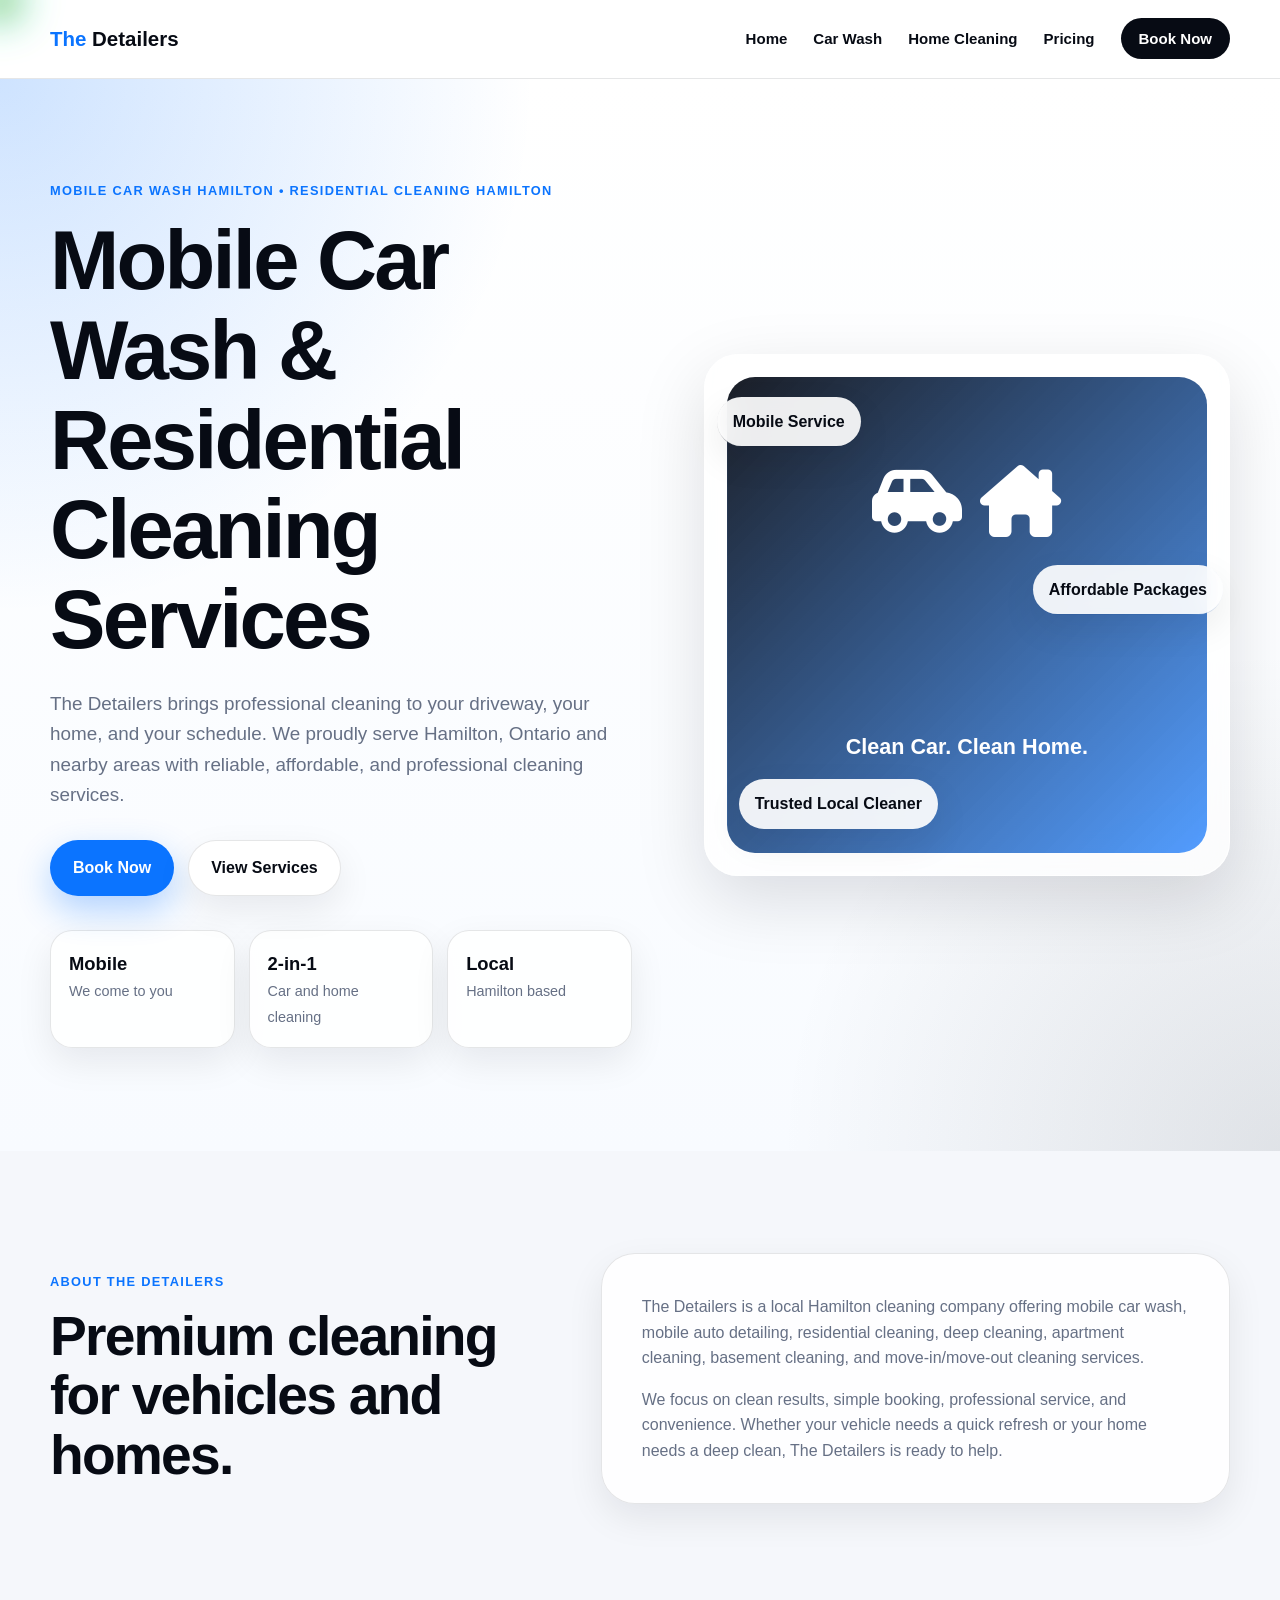
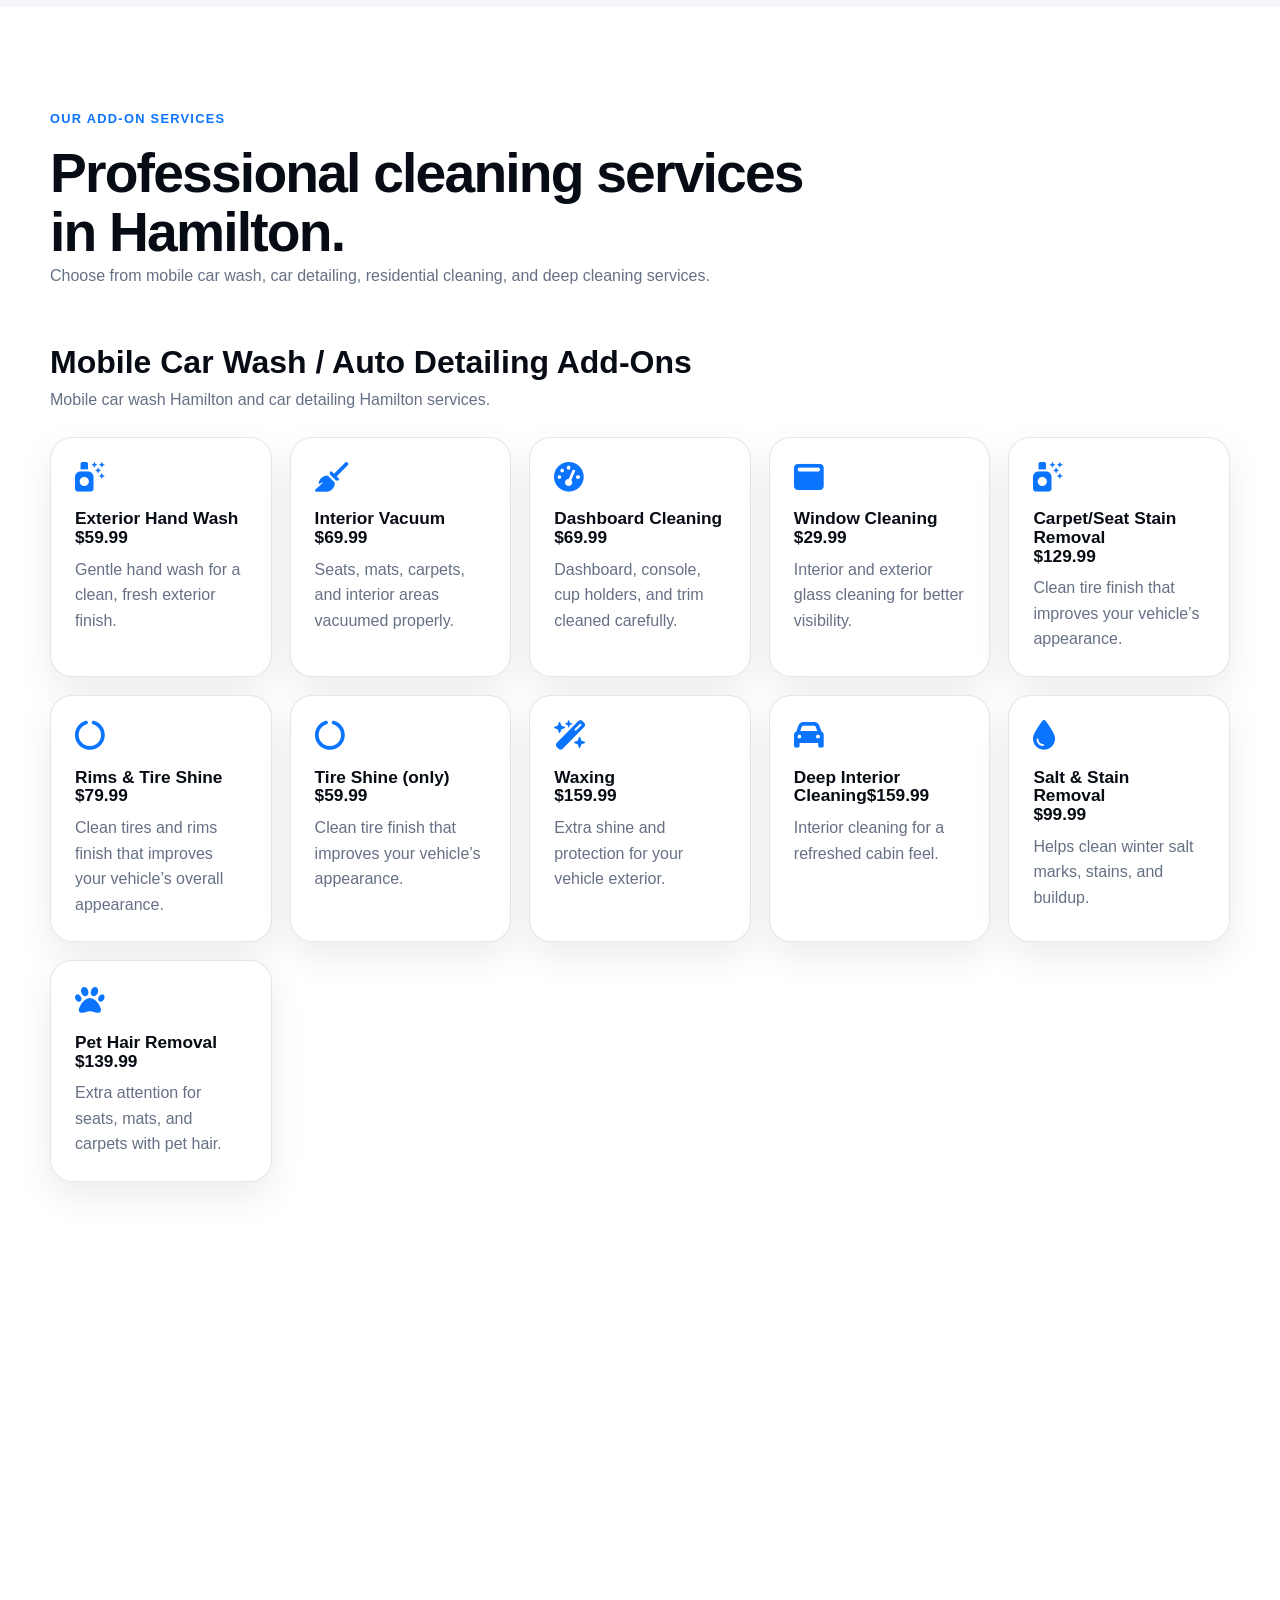
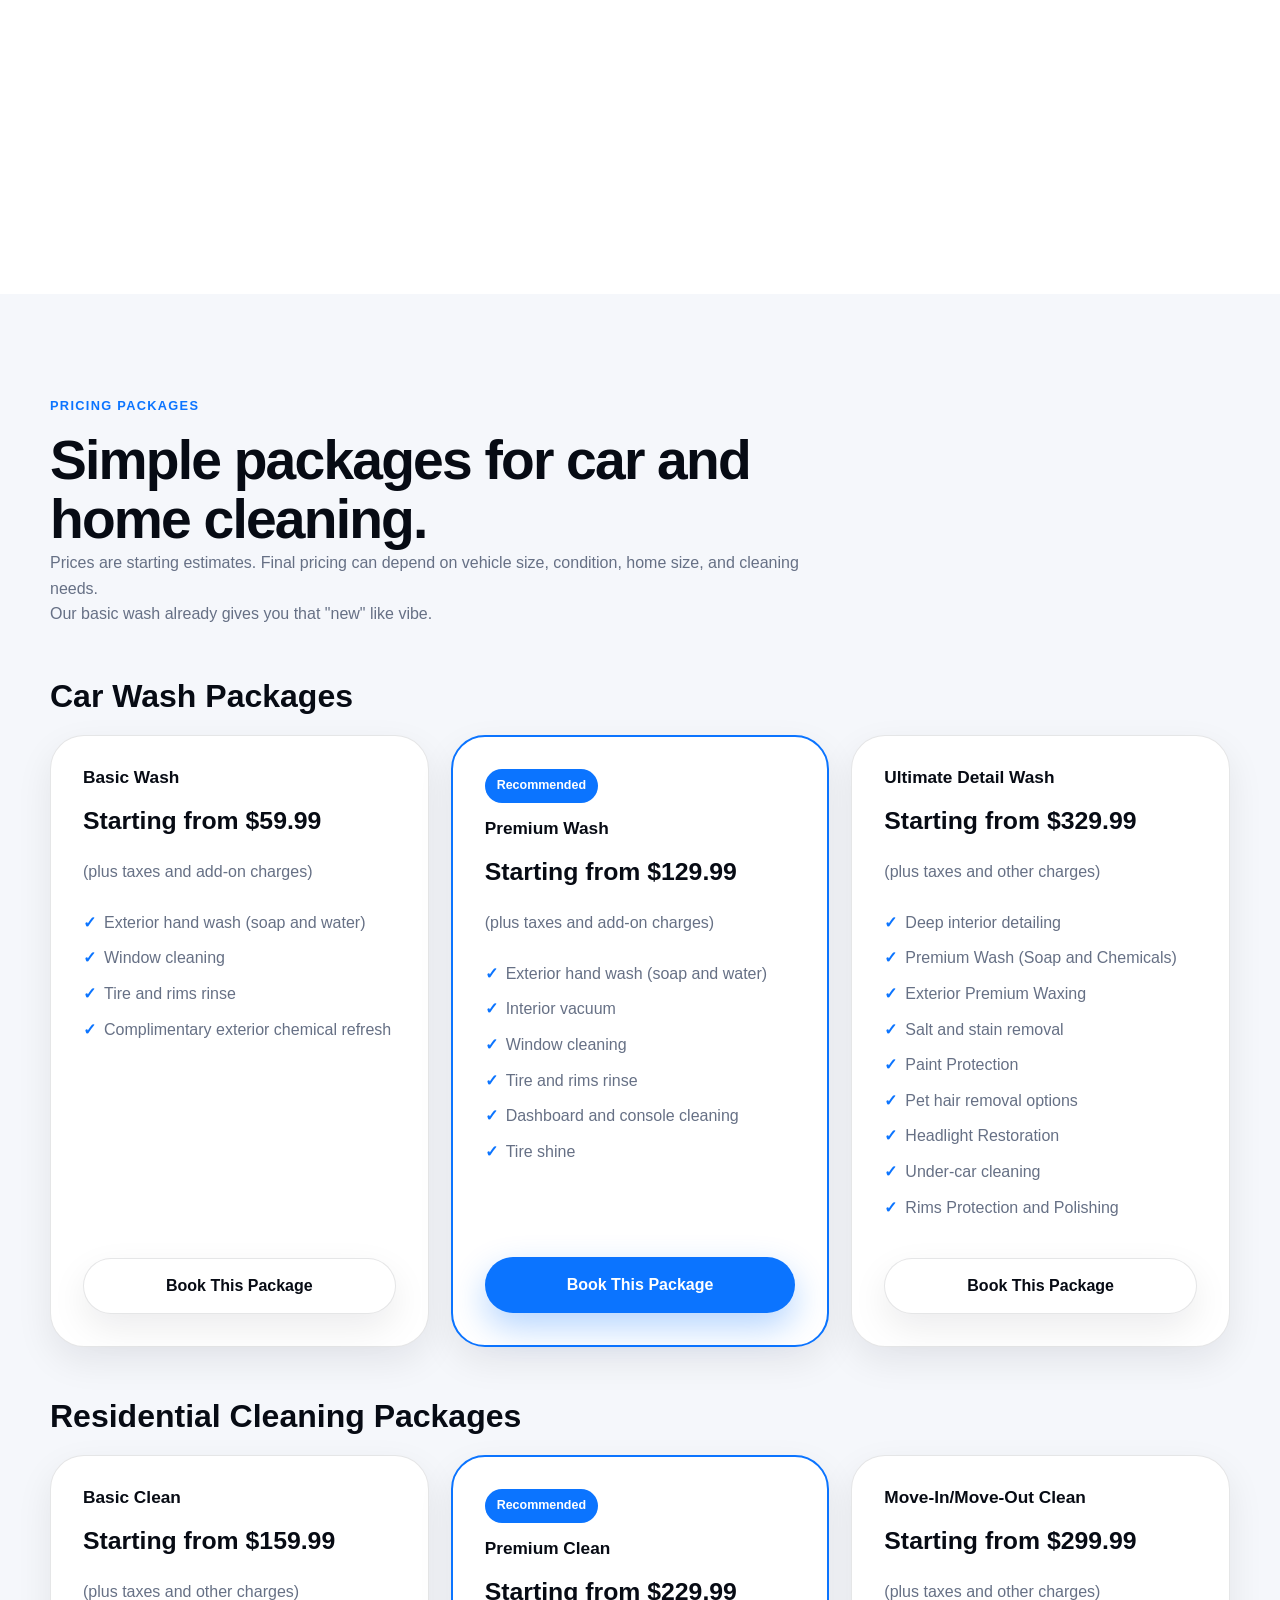
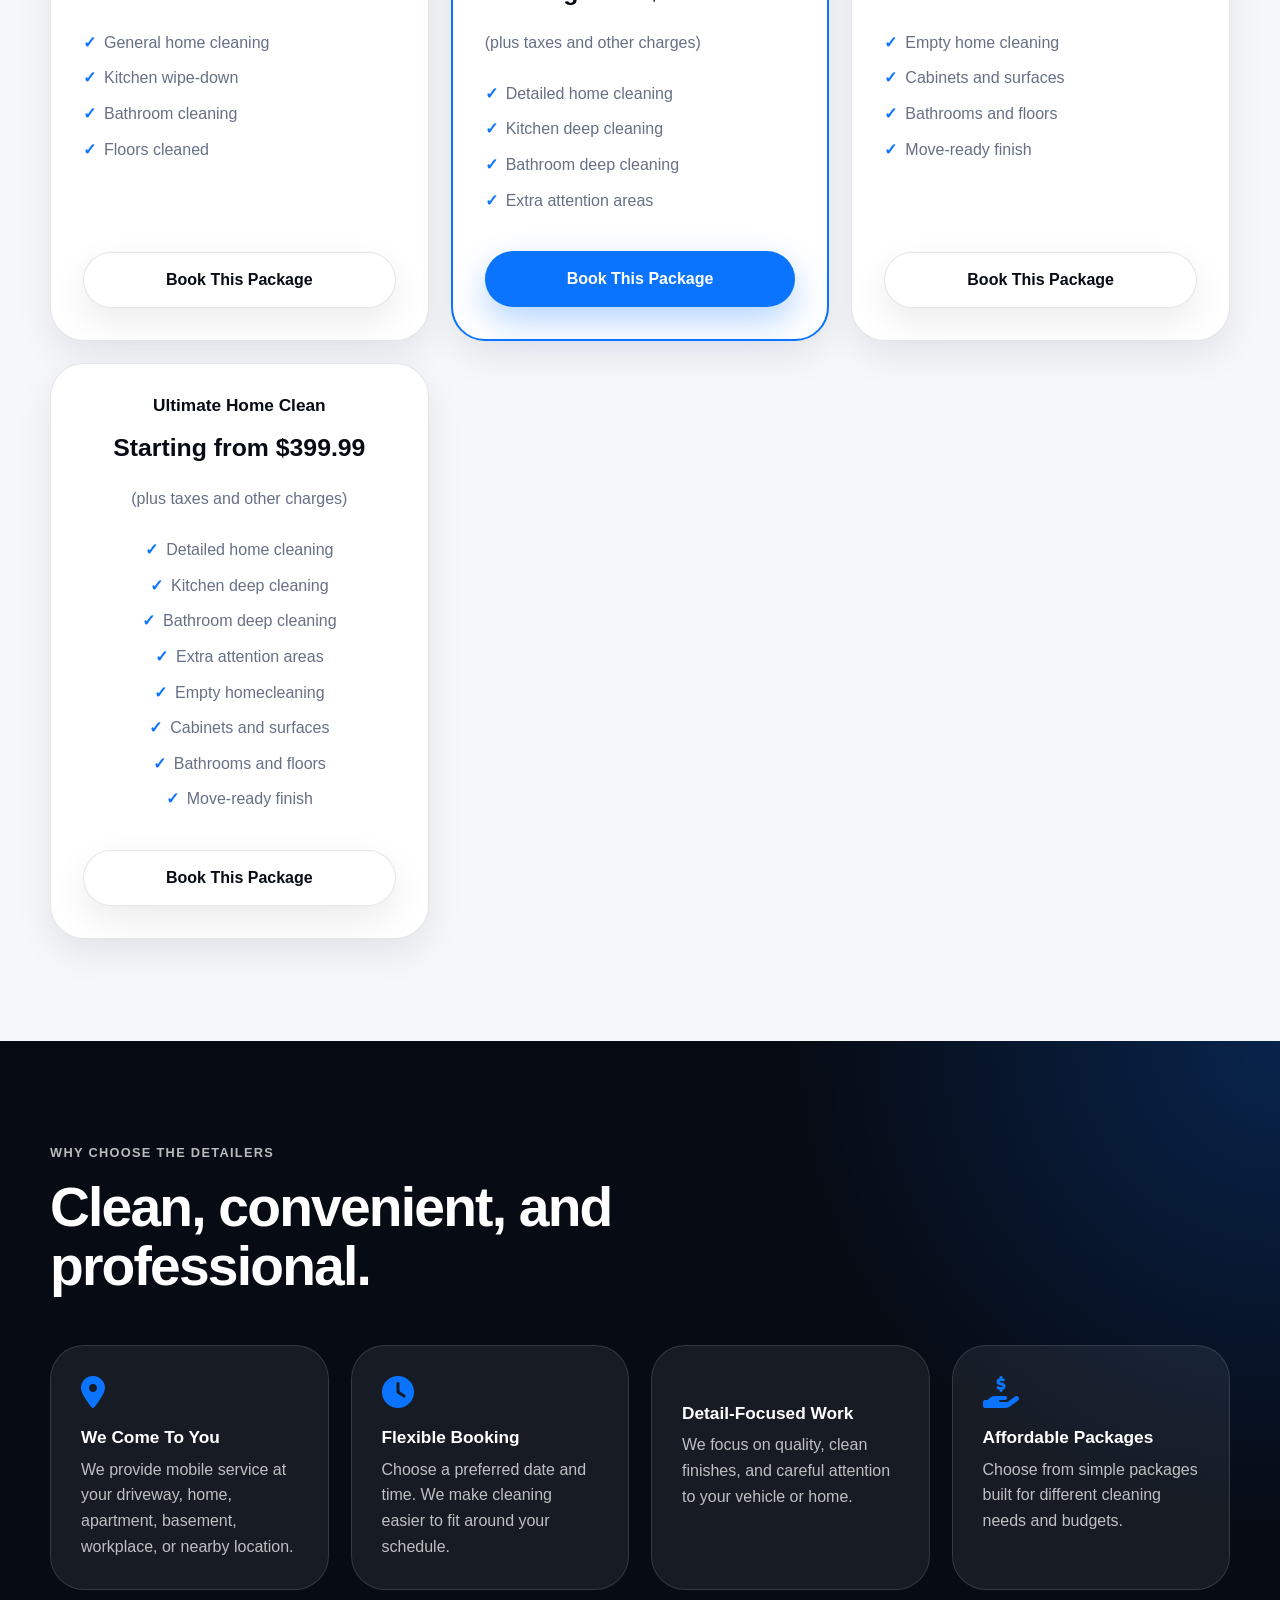
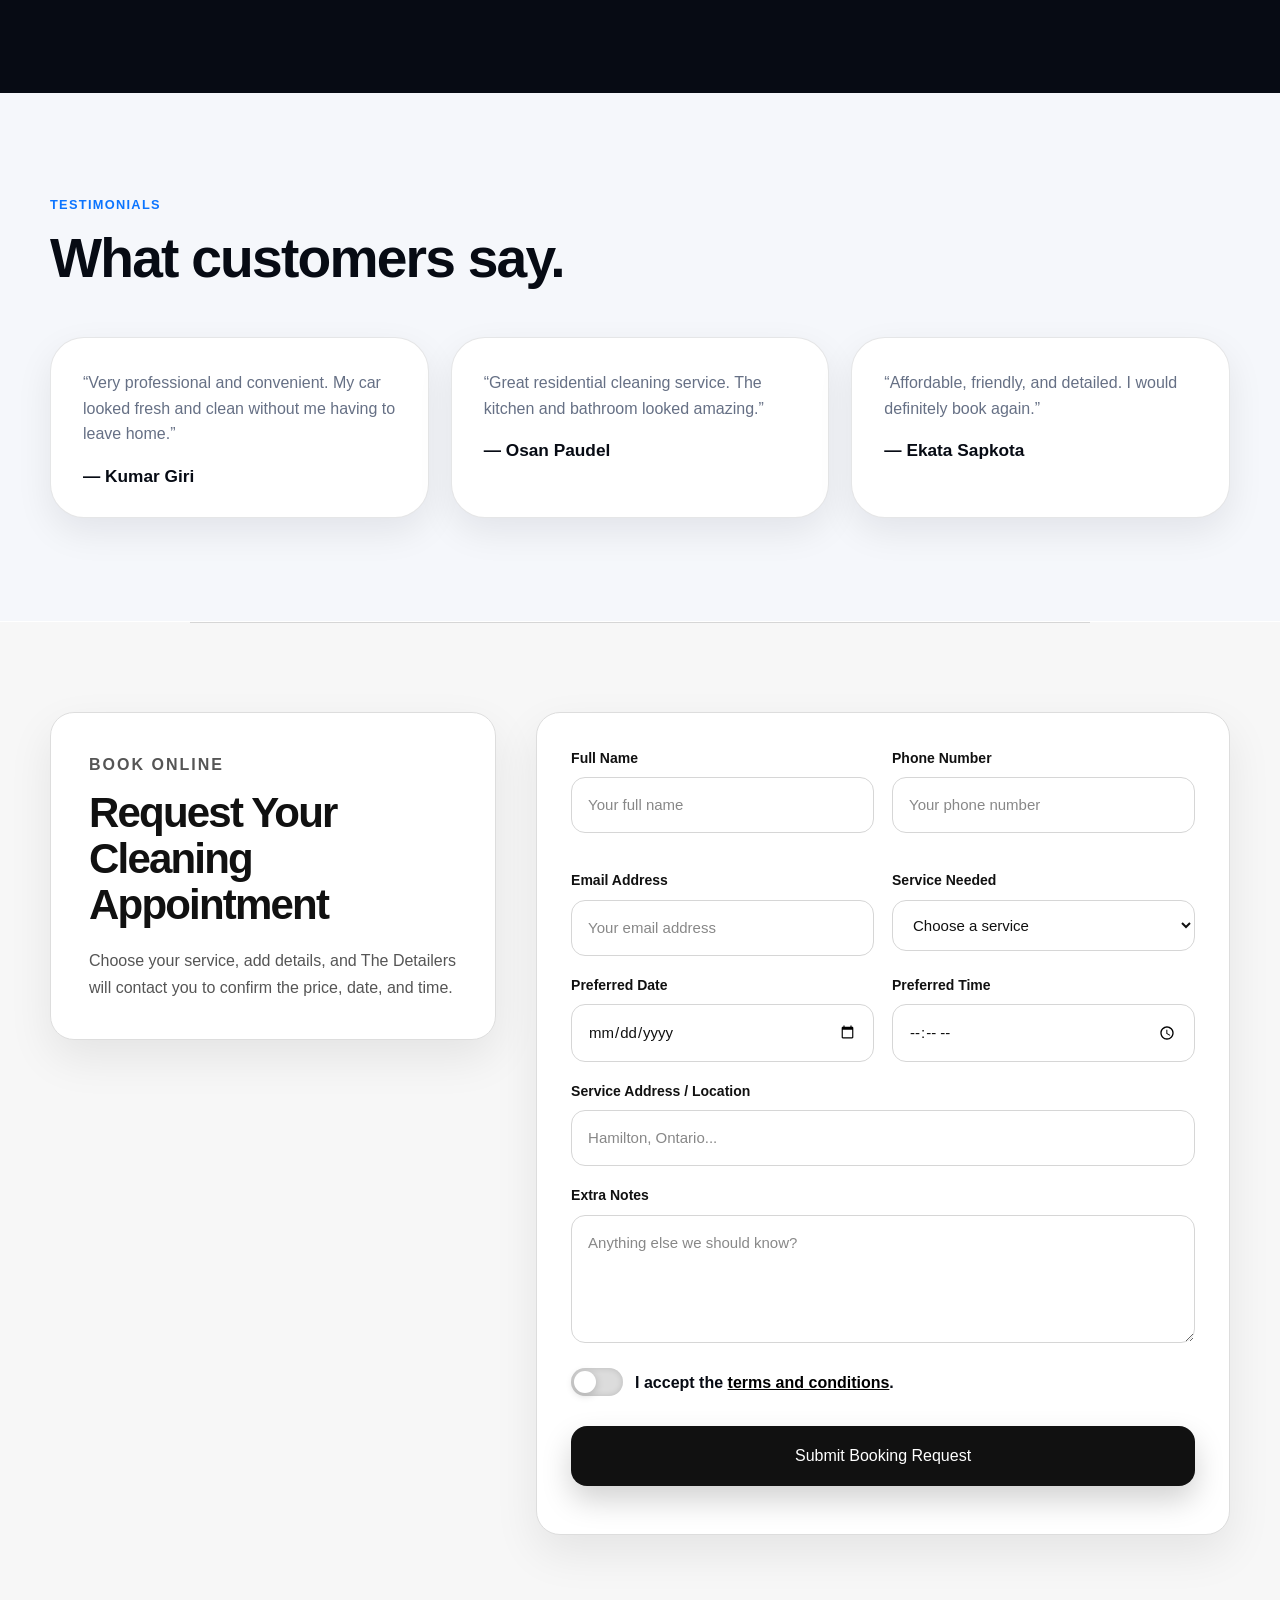
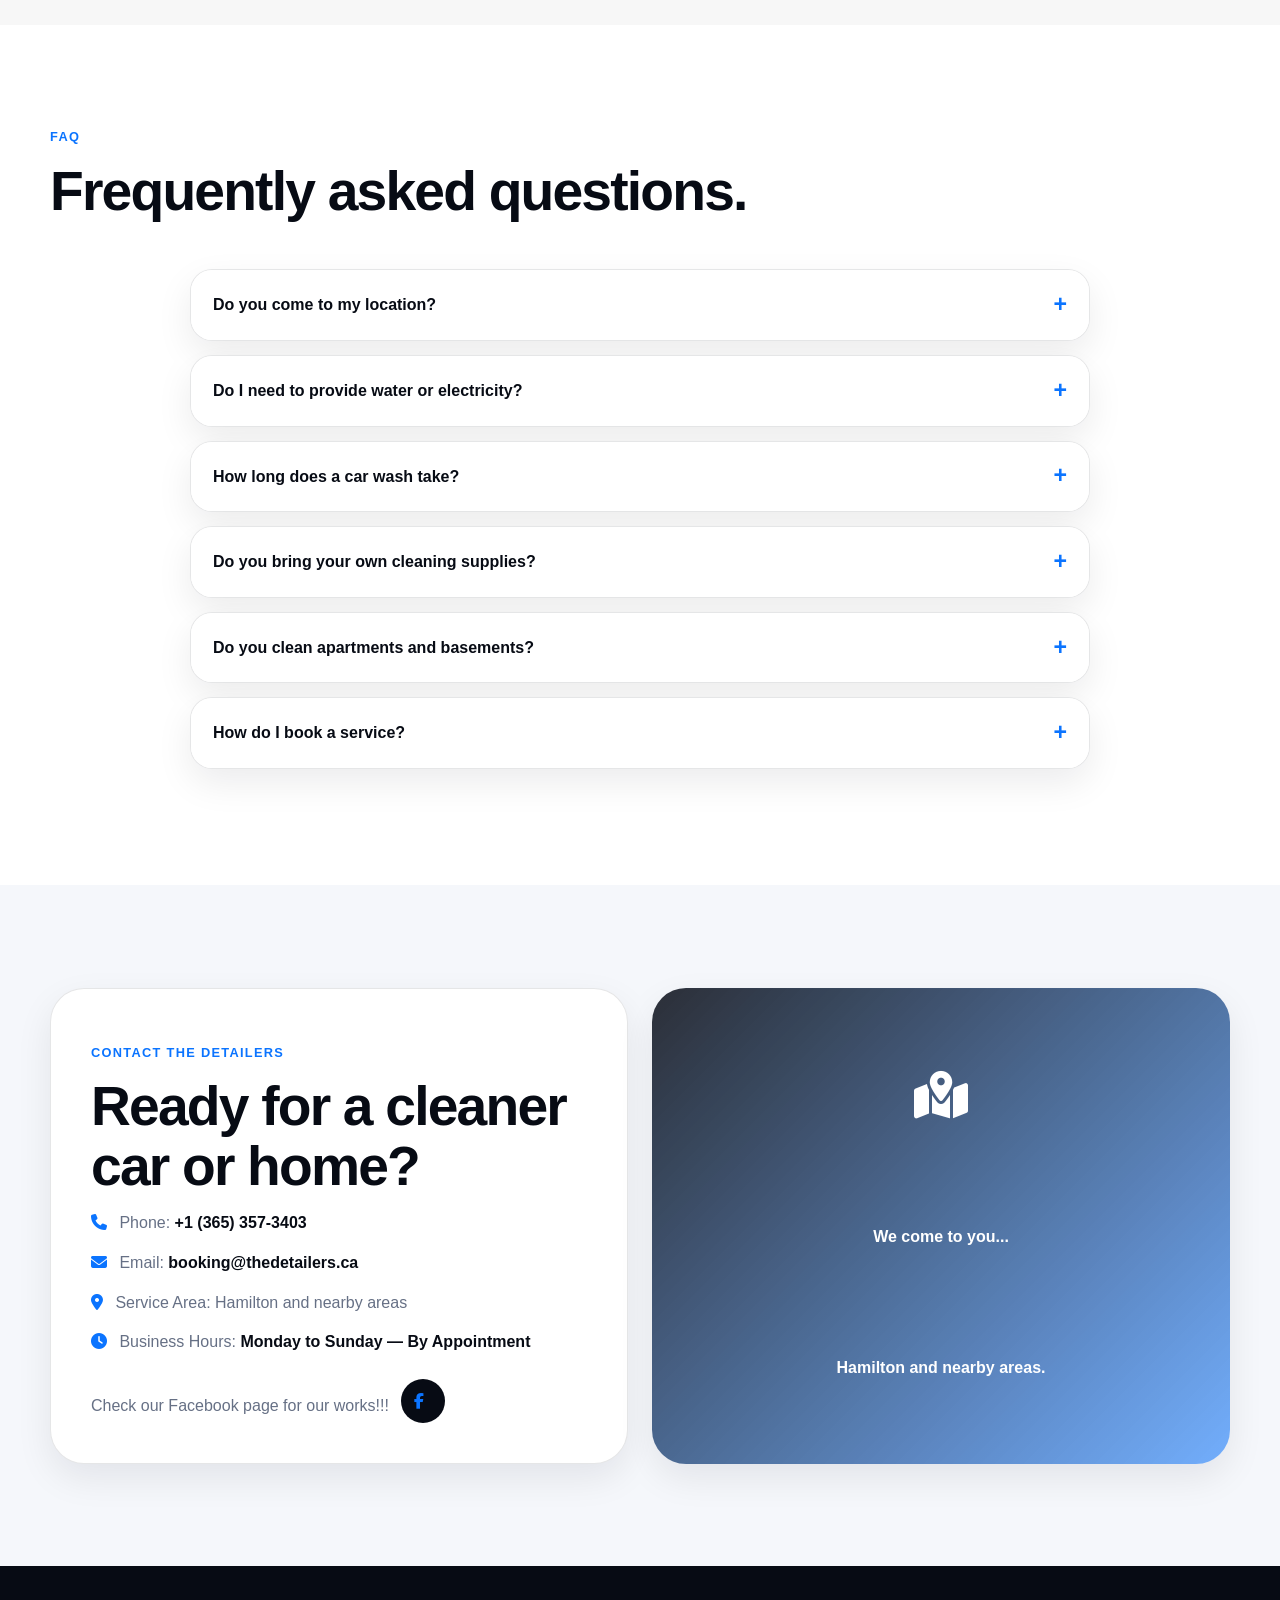
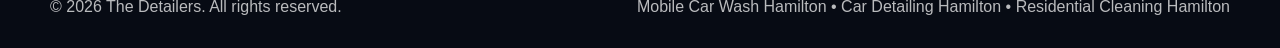
<file: index.html>
<!DOCTYPE html>
<html lang="en">
<head>
  <meta charset="UTF-8" />
  <meta name="viewport" content="width=device-width, initial-scale=1.0" />

  <title>The Detailers | Mobile Car Wash & Residential Cleaning Services</title>
<link rel="icon" type="image/png" sizes="32x32" href="./detailers.png">
<link rel="icon" type="image/png" sizes="48x48" href="./detailers.png">
<link rel="apple-touch-icon" sizes="180x180" href="./detailers.png">
  <meta
    name="description"
    content="The Detailers provides mobile car wash Hamilton, car detailing Hamilton, residential cleaning Hamilton, home cleaning services, mobile auto detailing, deep cleaning services, and professional cleaning services."
  />

  <meta 
  name="description" 
  content="The Detailers provides mobile auto detailing, car wash, and residential cleaning services in Hamilton, Ontario and nearby areas. Book auto detailing, deep cleaning, apartment cleaning, basement cleaning, and move-in/move-out cleaning."
>

<meta name="robots" content="index, follow">
<meta name="author" content="The Detailers">
<meta name="language" content="English">
<link rel="canonical" href="https://thedetailers.ca/">

<!-- Keywords are not powerful anymore, but safe to include lightly -->
<meta 
  name="keywords" 
  content="The Detailers, thedetailers.ca, auto detailing Hamilton, mobile car wash Hamilton, residential cleaning Hamilton, home cleaning services Hamilton, deep cleaning Hamilton, move out cleaning Hamilton"
>

<!-- Open Graph / Facebook / Social Preview -->
<meta property="og:type" content="website">
<meta property="og:title" content="The Detailers | Auto Detailing & Residential Cleaning Hamilton">
<meta property="og:description" content="Mobile auto detailing and residential cleaning services in Hamilton and nearby areas. Book The Detailers today.">
<meta property="og:url" content="https://thedetailers.ca/">
<meta property="og:site_name" content="The Detailers">
<meta property="og:image" content="https://thedetailers.ca/images/the-detailers-cover.jpg">

<!-- Twitter / X Preview -->
<meta name="twitter:card" content="summary_large_image">
<meta name="twitter:title" content="The Detailers | Auto Detailing & Residential Cleaning Hamilton">
<meta name="twitter:description" content="Mobile auto detailing and residential cleaning services in Hamilton and nearby areas.">
<meta name="twitter:image" content="https://thedetailers.ca/images/the-detailers-cover.jpg">


  <link rel="stylesheet" href="style.css" />

  <link
    rel="stylesheet"
    href="https://cdnjs.cloudflare.com/ajax/libs/font-awesome/6.5.0/css/all.min.css"
  />
  <!-- Local Business Schema -->
<script type="application/ld+json">
{
  "@context": "https://schema.org",
  "@type": "LocalBusiness",
  "@id": "https://thedetailers.ca/#business",
  "name": "The Detailers",
  "alternateName": "TheDetailers",
  "url": "https://thedetailers.ca/",
  "telephone": "+1-365-357-3403",
  "description": "The Detailers provides mobile auto detailing, mobile car wash, and residential cleaning services in Hamilton, Ontario and nearby areas.",
  "image": "https://thedetailers.ca/images/the-detailers-cover.jpg",
  "logo": "https://thedetailers.ca/images/logo.png",
  "priceRange": "$$",
  "areaServed": [
    {
      "@type": "City",
      "name": "Hamilton"
    },
    {
      "@type": "AdministrativeArea",
      "name": "Ontario"
    }
  ],
  "address": {
    "@type": "PostalAddress",
    "addressLocality": "Hamilton",
    "addressRegion": "ON",
    "addressCountry": "CA"
  },
  "sameAs": [
    "https://www.facebook.com/YOUR-PAGE",
    "https://www.instagram.com/YOUR-PAGE"
  ],
  "hasOfferCatalog": {
    "@type": "OfferCatalog",
    "name": "The Detailers Services",
    "itemListElement": [
      {
        "@type": "Offer",
        "name": "Mobile Auto Detailing",
        "itemOffered": {
          "@type": "Service",
          "name": "Mobile Auto Detailing Hamilton",
          "description": "Interior and exterior mobile auto detailing services in Hamilton."
        }
      },
      {
        "@type": "Offer",
        "name": "Mobile Car Wash",
        "itemOffered": {
          "@type": "Service",
          "name": "Mobile Car Wash Hamilton",
          "description": "Mobile car wash services at your location in Hamilton and nearby areas."
        }
      },
      {
        "@type": "Offer",
        "name": "Residential Cleaning",
        "itemOffered": {
          "@type": "Service",
          "name": "Residential Cleaning Hamilton",
          "description": "Home cleaning, deep cleaning, apartment cleaning, basement cleaning, and move-in/move-out cleaning services."
        }
      }
    ]
  }
}

</script>
<style>

  .td-booking-section {
  position: relative;
  margin-top: 1px;
  padding-top: 1px;
}

.td-booking-section::before {
  content: "";
  position: absolute;
  top: 0;
  left: 50%;
  transform: translateX(-50%);
  width: min(900px, 90%);
  height: 1px;
  background: #d6d6d6;
}
  .td-booking-section {
  padding: 90px 20px;
  background: #f7f7f7;
  color: #111111;
}

.td-booking-container {
  max-width: 1180px;
  margin: 0 auto;
  display: grid;
  grid-template-columns: 0.9fr 1.4fr;
  gap: 40px;
  align-items: start;
}

.td-booking-left,
.td-booking-form {
  border-radius: 24px;
  background: #ffffff;
  border: 1px solid #dddddd;
  box-shadow: 0 18px 45px rgba(0, 0, 0, 0.08);
}

.td-booking-left {
  padding: 38px;
  position: sticky;
  top: 100px;
}

.td-eyebrow {
  color: #111111;
  font-weight: 800;
  letter-spacing: 2px;
  text-transform: uppercase;
  margin-bottom: 12px;
}

.td-booking-left h2 {
  font-size: 42px;
  line-height: 1.1;
  margin-bottom: 18px;
  color: #111111;
}

.td-booking-left p {
  color: #555555;
  line-height: 1.7;
}

.td-booking-form {
  padding: 34px;
}

.td-form-grid {
  display: grid;
  grid-template-columns: 1fr 1fr;
  gap: 18px;
}

.td-field {
  margin-bottom: 18px;
}

.td-field label {
  display: block;
  margin-bottom: 8px;
  color: #111111;
  font-weight: 700;
  font-size: 14px;
}

.td-field input,
.td-field select,
.td-field textarea {
  width: 100%;
  padding: 15px 16px;
  border-radius: 14px;
  border: 1px solid #d6d6d6;
  background: #ffffff;
  color: #111111;
  font-size: 15px;
  outline: none;
  transition: 0.25s ease;
}

.td-field input::placeholder,
.td-field textarea::placeholder {
  color: #888888;
}

.td-field select option {
  background: #ffffff;
  color: #111111;
}

.td-field input:focus,
.td-field select:focus,
.td-field textarea:focus {
  border-color: #111111;
  box-shadow: 0 0 0 4px rgba(0, 0, 0, 0.08);
}

.td-extra-fields {
  display: none;
  padding: 22px;
  margin: 8px 0 22px;
  border-radius: 20px;
  background: #fafafa;
  border: 1px solid #dddddd;
}

.td-extra-fields h3 {
  margin-bottom: 16px;
  color: #111111;
  font-size: 20px;
}

.td-check {
  margin: 18px 0;
  color: #333333;
  font-size: 14px;
}

.td-check input {
  margin-right: 8px;
}

.td-check a {
  color: #111111;
  text-decoration: underline;
}

.td-booking-btn {
  width: 100%;
  padding: 17px 22px;
  border: none;
  border-radius: 16px;
  background: #111111;
  color: #ffffff;
  font-size: 16px;
  font-weight: 900;
  cursor: pointer;
  transition: 0.25s ease;
  box-shadow: 0 14px 30px rgba(0, 0, 0, 0.18);
}

.td-booking-btn:hover {
  background: #000000;
  transform: translateY(-2px);
  box-shadow: 0 18px 38px rgba(0, 0, 0, 0.24);
}

.td-booking-btn:active {
  transform: scale(0.98);
}

.td-form-message {
  margin-top: 14px;
  text-align: center;
  color: #555555;
  font-size: 14px;
}

@media (max-width: 900px) {
  .td-booking-container {
    grid-template-columns: 1fr;
  }

  .td-booking-left {
    position: static;
  }

  .td-booking-left h2 {
    font-size: 32px;
  }
}

@media (max-width: 650px) {
  .td-form-grid {
    grid-template-columns: 1fr;
    gap: 0;
  }

  .td-booking-form,
  .td-booking-left {
    padding: 24px;
  }
}
  .td-extra-fields {
  display: none;
}


  .cursor-ring {
  position: fixed;
  pointer-events: none;
  z-index: 9999;
  transform: translate(-50%, -50%);
  width: 130px;
  height: 130px;
  border: none !important;
  border-radius: 50%;
  background: radial-gradient(
    circle,
    rgba(0, 120, 255, 0.95) 0%,
    rgba(0, 120, 255, 0.75) 22%,
    rgba(255, 49, 49, 0.70) 52%,
    rgba(255, 49, 49, 0.35) 75%,
    transparent 100%
  );
  filter: blur(18px) saturate(180%);
  opacity: 0.95;
  mix-blend-mode: exclusion;
  transition:
    width 0.25s ease,
    height 0.25s ease,
    filter 0.25s ease,
    opacity 0.25s ease;
}

.cursor-ring.hover {
  width: 165px;
  height: 165px;
  filter: blur(22px) saturate(220%);
  opacity: 1;
}





  .terms-row {
  display: flex;
  align-items: center;
  gap: 12px;
  margin: 16px 0 22px;
  flex-wrap: wrap;
}

.terms-text {
  font-size: 16px;
  font-weight: 600;
  color: #111;
  margin: 0;
}

.terms-text a {
  color: #000;
  text-decoration: underline;
}

/* Toggle */
.toggle-switch {
  position: relative;
  display: inline-block;
  width: 52px;
  height: 28px;
  flex-shrink: 0;
}

.toggle-switch input {
  opacity: 0;
  width: 0;
  height: 0;
}

.slider {
  position: absolute;
  inset: 0;
  cursor: pointer;
  background: #dcdcdc;
  border-radius: 50px;
  transition: 0.35s ease;
  box-shadow: inset 0 0 6px rgba(0,0,0,0.15);
}

.slider::before {
  content: "";
  position: absolute;
  height: 22px;
  width: 22px;
  left: 3px;
  top: 3px;
  background: white;
  border-radius: 50%;
  transition: 0.35s ease;
  box-shadow: 0 2px 8px rgba(0,0,0,0.2);
}

.toggle-switch input:checked + .slider {
  background: linear-gradient(135deg, #0b74ff, #ff2a2a);
}

.toggle-switch input:checked + .slider::before {
  transform: translateX(24px);
}

.toggle-switch input:focus + .slider {
  box-shadow: 0 0 0 4px rgba(11,116,255,0.15);
}
</style>
</head>

<body>
 
  <div class="cursor-ring"></div>

  <!-- Navbar -->
  <header class="header">
    <nav class="nav container">
      <a href="#home" class="logo">
        <span>The</span> Detailers
      </a>

      <button class="menu-btn" aria-label="Open navigation menu">
        <span></span>
        <span></span>
        <span></span>
      </button>

      <ul class="nav-menu">
        <li><a href="#home">Home</a></li>
        <li><a href="#carwash">Car Wash</a></li>
        <li><a href="#cleaning">Home Cleaning</a></li>
        <li><a href="#pricing">Pricing</a></li>
        <!--<li><a href="#gallery">Gallery</a></li>!-->
        <li><a href="#booking" class="nav-cta">Book Now</a></li>
      </ul>
    </nav>
  
  </header>

  <main>
    <!-- Hero -->
    <section id="home" class="hero section">
      <div class="container hero-grid">
        <div class="hero-content reveal">
          <p class="eyebrow">Mobile Car Wash Hamilton • Residential Cleaning Hamilton</p>

          <h1>Mobile Car Wash & Residential Cleaning Services</h1>

          <p class="hero-text">
            The Detailers brings professional cleaning to your driveway, your home,
            and your schedule. We proudly serve Hamilton, Ontario and nearby areas
            with reliable, affordable, and professional cleaning services.
          </p>

          <div class="hero-buttons">
            <a href="#booking" class="btn btn-primary ripple glow">Book Now</a>
            <a href="#services" class="btn btn-secondary ripple">View Services</a>
          </div>

          <div class="hero-stats">
            <div>
              <strong>Mobile</strong>
              <span>We come to you</span>
            </div>

            <div>
              <strong>2-in-1</strong>
              <span>Car and home cleaning</span>
            </div>

            <div>
              <strong>Local</strong>
              <span>Hamilton based</span>
            </div>
          </div>
        </div>

        <div class="hero-visual reveal">
          <div class="hero-image">
            <div class="hero-icons">
              <i class="fa-solid fa-car-side"></i>
              <i class="fa-solid fa-house-chimney"></i>
            </div>

            <p>Clean Car. Clean Home.</p>
          </div>

          <div class="floating-badge badge-one">Mobile Service</div>
          <div class="floating-badge badge-two">Affordable Packages</div>
          <div class="floating-badge badge-three">Trusted Local Cleaner</div>
        </div>
      </div>
    </section>

    <!-- About -->
    <section id="about" class="section about-section">
      <div class="container split-grid">
        <div class="section-title reveal">
          <p class="eyebrow">About The Detailers</p>
          <h2>Premium cleaning for vehicles and homes.</h2>
        </div>

        <div class="about-card reveal">
          <p>
            The Detailers is a local Hamilton cleaning company offering mobile car wash,
            mobile auto detailing, residential cleaning, deep cleaning, apartment cleaning,
            basement cleaning, and move-in/move-out cleaning services.
          </p>

          <p>
            We focus on clean results, simple booking, professional service, and convenience.
            Whether your vehicle needs a quick refresh or your home needs a deep clean,
            The Detailers is ready to help.
          </p>
        </div>
      </div>
    </section>

    <!-- Services -->
    <section id="services" class="section services-section">
      <div class="container">
        <div class="section-heading reveal">
          <p class="eyebrow">Our Add-On Services</p>
          <h2>Professional cleaning services in Hamilton.</h2>
          <p>
            Choose from mobile car wash, car detailing, residential cleaning,
            and deep cleaning services.
          </p>
        </div>

        <!-- Car Wash Services -->
        <div id="carwash" class="service-group">
          <div class="group-heading reveal">
            <h3>Mobile Car Wash / Auto Detailing Add-Ons</h3>
            <p>Mobile car wash Hamilton and car detailing Hamilton services.</p>
          </div>

          <div class="services-grid">
            <article class="service-card reveal">
              <i class="fa-solid fa-spray-can-sparkles"></i>
              <h4>Exterior Hand Wash<br>$59.99</h4>
              <p>Gentle hand wash for a clean, fresh exterior finish.</p>
            </article>

            <article class="service-card reveal">
              <i class="fa-solid fa-broom"></i>
              <h4>Interior Vacuum<br><b>$69.99</b></h4>
              <p>Seats, mats, carpets, and interior areas vacuumed properly.</p>
            </article>

            <article class="service-card reveal">
              <i class="fa-solid fa-gauge-high"></i>
              <h4>Dashboard Cleaning<br>$69.99</h4>
              <p>Dashboard, console, cup holders, and trim cleaned carefully.</p>
            </article>

            <article class="service-card reveal">
              <i class="fa-solid fa-window-maximize"></i>
              <h4>Window Cleaning<br>$29.99</h4>
              <p>Interior and exterior glass cleaning for better visibility.</p>
            </article>
            
             <article class="service-card reveal">
             <i class="fa-solid fa-spray-can-sparkles"></i>
              <h4>Carpet/Seat Stain Removal<br><b>$129.99</b></h4>
              <p>Clean tire finish that improves your vehicle’s appearance.</p>
            </article>
            
           <article class="service-card reveal">
              <i class="fa-solid fa-circle-notch"></i>
              <h4>Rims & Tire Shine <br><b>$79.99</b></h4>
              <p>Clean tires and rims finish that improves your vehicle’s overall appearance.</p>
            </article>

            <article class="service-card reveal">
              <i class="fa-solid fa-circle-notch"></i>
              <h4>Tire Shine (only)<br><b>$59.99</b></h4>
              <p>Clean tire finish that improves your vehicle’s appearance.</p>
            </article>

            <article class="service-card reveal">
              <i class="fa-solid fa-wand-magic-sparkles"></i>
              <h4>Waxing<br><b>$159.99</b></h4>
              <p>Extra shine and protection for your vehicle exterior.</p>
            </article>

            <article class="service-card reveal">
              <i class="fa-solid fa-car"></i>
              <h4>Deep Interior Cleaning<b>$159.99</b></h4>
              <p>Interior cleaning for a refreshed cabin feel.</p>
            </article>

            <article class="service-card reveal">
              <i class="fa-solid fa-droplet"></i>
              <h4>Salt & Stain Removal<br><b>$99.99</b></h4>
              <p>Helps clean winter salt marks, stains, and buildup.</p>
            </article>

            <article class="service-card reveal">
              <i class="fa-solid fa-paw"></i>
              <h4>Pet Hair Removal<br><b>$139.99</b></h4>
              <p>Extra attention for seats, mats, and carpets with pet hair.</p>
            </article>
          </div>
        </div>

        <!-- Residential Cleaning -->
        <div id="cleaning" class="service-group">
          <div class="group-heading reveal">
            <h3>Residential Cleaning Services</h3>
            <p>Residential cleaning Hamilton and home cleaning services.</p>
          </div>

          <div class="services-grid">
            <article class="service-card reveal">
              <i class="fa-solid fa-house"></i>
              <h4>Standard Home Cleaning</h4>
              <p>General cleaning for regular home maintenance.</p>
            </article>

            <article class="service-card reveal">
              <i class="fa-solid fa-soap"></i>
              <h4>Deep Cleaning</h4>
              <p>Detailed cleaning for areas that need extra attention.</p>
            </article>

            <article class="service-card reveal">
              <i class="fa-solid fa-kitchen-set"></i>
              <h4>Kitchen Cleaning</h4>
              <p>Counters, sinks, appliance surfaces, and kitchen areas cleaned.</p>
            </article>

            <article class="service-card reveal">
              <i class="fa-solid fa-bath"></i>
              <h4>Bathroom Cleaning</h4>
              <p>Toilets, sinks, tubs, showers, mirrors, and surfaces cleaned.</p>
            </article>

            <article class="service-card reveal">
              <i class="fa-solid fa-border-all"></i>
              <h4>Floor Cleaning</h4>
              <p>Vacuuming, sweeping, and mopping based on your home’s needs.</p>
            </article>

            <article class="service-card reveal">
              <i class="fa-solid fa-building"></i>
              <h4>Apartment Cleaning</h4>
              <p>Perfect for apartments, condos, and rental units.</p>
            </article>

            <article class="service-card reveal">
              <i class="fa-solid fa-stairs"></i>
              <h4>Basement Cleaning</h4>
              <p>Basement cleaning for finished or unfinished spaces.</p>
            </article>

            <article class="service-card reveal">
              <i class="fa-solid fa-truck-moving"></i>
              <h4>Move-In/Move-Out Cleaning</h4>
              <p>Clean your space before moving in or after moving out.</p>
            </article>

            <article class="service-card reveal">
              <i class="fa-solid fa-calendar-day"></i>
              <h4>One-Time Cleaning</h4>
              <p>Book a single cleaning service whenever you need it.</p>
            </article>

            <article class="service-card reveal">
              <i class="fa-solid fa-calendar-check"></i>
              <h4>Weekly / Biweekly Cleaning</h4>
              <p>Flexible recurring cleaning options available.</p>
            </article>
          </div>
        </div>
      </div>
    </section>

    <!-- Pricing -->
    <section id="pricing" class="section pricing-section">
      <div class="container">
        <div class="section-heading reveal">
          <p class="eyebrow">Pricing Packages</p>
          <h2>Simple packages for car and home cleaning.</h2>
          <p>
            Prices are starting estimates. Final pricing can depend on vehicle size,
            condition, home size, and cleaning needs. <br> Our basic wash already gives you that "new" like vibe.
          </p>
        </div>

        <div class="pricing-block">
          <h3 class="pricing-title reveal">Car Wash Packages</h3>

          <div class="pricing-grid">
            <article class="pricing-card reveal">
              <h4>Basic Wash</h4>
              <p class="price">Starting from $59.99 </p>
              <p class="null">(plus taxes and add-on charges)</p><br>
              <ul>
                <li>Exterior hand wash (soap and water)</li>
                <li>Window cleaning</li>
                <li>Tire and rims rinse</li>
                <li>Complimentary exterior chemical refresh</li>
              </ul>
              <a href="#booking" class="btn btn-secondary ripple">Book This Package</a>
            </article>

            <article class="pricing-card featured reveal">
              <span class="badge">Recommended</span>
              <h4>Premium Wash</h4>
              <p class="price">Starting from $129.99</p>
              <p class="null">(plus taxes and add-on charges)</p><br>
              <ul>
                 <li>Exterior hand wash (soap and water)</li>
                <li>Interior vacuum</li>
                <li>Window cleaning</li>
                <li>Tire and rims rinse</li>
                <li>Dashboard and console cleaning</li>
                <li>Tire shine</li>
              </ul>
              <a href="#booking" class="btn btn-primary ripple">Book This Package</a>
            </article>

            <article class="pricing-card reveal">
              <h4>Ultimate Detail Wash</h4>
              <p class="price">Starting from $329.99</p>
              <p class="null">(plus taxes and other charges)</p><br>
              <ul>
                <li>Deep interior detailing</li>
                <li>Premium Wash (Soap and Chemicals)</li>
                <li>Exterior Premium Waxing</li>
                <li>Salt and stain removal</li>
                <li>Paint Protection</li>
                <li>Pet hair removal options</li>
                <li>Headlight Restoration</li>
                <li>Under-car cleaning</li>
                <li>Rims Protection and Polishing</li>
              </ul>
              <a href="#booking" class="btn btn-secondary ripple">Book This Package</a>
            </article>
          </div>
        </div>

        <div class="pricing-block">
          <h3 class="pricing-title reveal">Residential Cleaning Packages</h3>

          <div class="pricing-grid">
            <article class="pricing-card reveal">
              <h4>Basic Clean</h4>
              <p class="price">Starting from $159.99</p>
              <p class="null">(plus taxes and other charges)</p><br>
              <ul>
                <li>General home cleaning</li>
                <li>Kitchen wipe-down</li>
                <li>Bathroom cleaning</li>
                <li>Floors cleaned</li>
              </ul>
              <a href="#booking" class="btn btn-secondary ripple">Book This Package</a>
            </article>

            <article class="pricing-card featured reveal">
              <span class="badge">Recommended</span>
              <h4>Premium Clean</h4>
              <p class="price">Starting from $229.99</p>
              <p class="null">(plus taxes and other charges)</p><br>
              <ul>
                <li>Detailed home cleaning</li>
                <li>Kitchen deep cleaning</li>
                <li>Bathroom deep cleaning</li>
                <li>Extra attention areas</li>
              </ul>
              <a href="#booking" class="btn btn-primary ripple">Book This Package</a>
            </article>

            <article class="pricing-card reveal">
              <h4>Move-In/Move-Out Clean</h4>
              <p class="price">Starting from $299.99</p>
              <p class="null">(plus taxes and other charges)</p><br>
              <ul>
                <li>Empty home cleaning</li>
                <li>Cabinets and surfaces</li>
                <li>Bathrooms and floors</li>
                <li>Move-ready finish</li>
              </ul>
              <a href="#booking" class="btn btn-secondary ripple">Book This Package</a>
            </article>
            <center>
            <article class="pricing-card reveal">
              <h4>Ultimate Home Clean</h4>
              <p class="price">Starting from $399.99</p>
              <p class="null">(plus taxes and other charges)</p><br>
              <ul>
                 <li>Detailed home cleaning</li>
                <li>Kitchen deep cleaning</li>
                <li>Bathroom deep cleaning</li>
                <li>Extra attention areas</li>
                <li>Empty homecleaning</li>
                <li>Cabinets and surfaces</li>
                <li>Bathrooms and floors</li>
                <li>Move-ready finish</li>
              </ul>
              <a href="#booking" class="btn btn-secondary ripple">Book This Package</a>
            </article>
            </center>
          </div>
        </div>
      </div>
    </section>

    <!-- Why Choose Us -->
    <section class="section dark-section">
      <div class="container">
        <div class="section-heading reveal">
          <p class="eyebrow">Why Choose The Detailers</p>
          <h2>Clean, convenient, and professional.</h2>
        </div>

        <div class="why-grid">
          <article class="why-card reveal">
            <i class="fa-solid fa-location-dot"></i>
            <h4>We Come To You</h4>
            <p>
              We provide mobile service at your driveway, home, apartment,
              basement, workplace, or nearby location.
            </p>
          </article>

          <article class="why-card reveal">
            <i class="fa-solid fa-clock"></i>
            <h4>Flexible Booking</h4>
            <p>
              Choose a preferred date and time. We make cleaning easier to fit
              around your schedule.
            </p>
          </article>

          <article class="why-card reveal">
            <i class="fa-solid fa-sparkles"></i>
            <h4>Detail-Focused Work</h4>
            <p>
              We focus on quality, clean finishes, and careful attention to your
              vehicle or home.
            </p>
          </article>

          <article class="why-card reveal">
            <i class="fa-solid fa-hand-holding-dollar"></i>
            <h4>Affordable Packages</h4>
            <p>
              Choose from simple packages built for different cleaning needs and budgets.
            </p>
          </article>
        </div>
      </div>
    </section>
<!--
    
    <section id="gallery" class="section gallery-section">
      <div class="container">
        <div class="section-heading reveal">
          <p class="eyebrow">Our Best Car and Home Works</p>
          <h2>Real result that looks clean and professional.</h2>
          <p>We Deliver the Best.</p>
        </div>

        <div class="gallery-grid">
          <div class="gallery-card21 reveal">
            <span>Car Before</span>
          </div>

          <div class="gallery-card2 reveal">
            <span>Car After</span>
          </div>

          <div class="gallery-card3 reveal">
            <span>Home Before</span>
          </div>

          <div class="gallery-card4 reveal">
            <span>Home After</span>
          </div>
        </div>
      </div>
    </section>
    -->

    <!-- Testimonials -->
    <section class="section testimonials-section">
      <div class="container">
        <div class="section-heading reveal">
          <p class="eyebrow">Testimonials</p>
          <h2>What customers say.</h2>
        </div>

        <div class="testimonial-grid">
          <article class="testimonial-card reveal">
            <p>
              “Very professional and convenient. My car looked fresh and clean
              without me having to leave home.”
            </p>
            <h4>— Kumar Giri</h4>
          </article>

          <article class="testimonial-card reveal">
            <p>
              “Great residential cleaning service. The kitchen and bathroom looked amazing.”
            </p>
            <h4>— Osan Paudel</h4>
          </article>

          <article class="testimonial-card reveal">
            <p>
              “Affordable, friendly, and detailed. I would definitely book again.”
            </p>
            <h4>— Ekata Sapkota</h4>
          </article>
        </div>
      </div>
    </section>


    <!-- Booking Section -->
<section class="td-booking-section" id="booking">
  <div class="td-booking-container">

    <div class="td-booking-left">
      <p class="td-eyebrow">Book Online</p>
      <h2>Request Your Cleaning Appointment</h2>
      <p>
        Choose your service, add details, and The Detailers will contact you to confirm
        the price, date, and time.
      </p>
    </div>

    <form class="td-booking-form" action="https://api.web3forms.com/submit" method="POST" id="tdBookingForm">

      <!-- Web3Forms -->
      <input type="hidden" name="access_key" value="a3e9e95a-c28f-4bca-9ebb-df1a964b4365">
      <input type="hidden" name="subject" value="New Booking Request - The Detailers">
      <input type="hidden" name="from_name" value="The Detailers Website">
      <input type="hidden" name="redirect" value="https://thedetailers.ca/">

      <div class="td-form-grid">
        <div class="td-field">
          <label>Full Name</label>
          <input type="text" name="Full Name" placeholder="Your full name" required>
        </div>

        <div class="td-field">
          <label>Phone Number</label>
          <input type="tel" name="Phone Number" placeholder="Your phone number" required>
        </div>

        <div class="td-field">
          <label>Email Address</label>
          <input type="email" name="email" placeholder="Your email address" required>
        </div>

        <div class="td-field">
          <label>Service Needed</label>
          <select name="Service Needed" id="tdService" required>
            <option value="">Choose a service</option>
            <option value="car-basic">Basic Mobile Car Wash</option>
            <option value="car-premium">Premium Mobile Car Wash</option>
            <option value="car-detail">Ultimate Auto Detailing</option>
            <option value="home-basic">Basic Home Cleaning</option>
            <option value="home-premium">Premium Home Cleaning</option>
            <option value="home-move">Move-In / Move-Out Cleaning</option>
            <option value="home-ultimate">Ultimate Home Cleaning</option>
          </select>
        </div>
      </div>

     <!-- Car Fields -->
<div class="td-extra-fields" id="tdCarFields">
  <h3>Vehicle Details</h3>

  <div class="td-form-grid">
    <div class="td-field">
      <label>Vehicle Type</label>
      <select name="Vehicle Type">
        <option value="">Select vehicle type</option>
        <option>Sedan</option>
        <option>SUV</option>
        <option>Truck</option>
        <option>Van</option>
        <option>Other</option>
      </select>
    </div>

    <div class="td-field">
      <label>Vehicle Condition</label>
      <select name="Vehicle Condition">
        <option value="">Select condition</option>
        <option>Light dirt</option>
        <option>Moderate dirt</option>
        <option>Heavy dirt</option>
        <option>Salt stains</option>
        <option>Pet hair</option>
        <option>Stains / spills</option>
      </select>
    </div>
  </div>

  <div class="td-field">
    <label>Car Details</label>
    <textarea name="Car Details" rows="3" placeholder="Example: pet hair, salt stains, dirty mats, seat stains..."></textarea>
  </div>
</div>

<!-- Home Fields -->
<div class="td-extra-fields" id="tdHomeFields">
  <h3>Property Details</h3>

  <div class="td-form-grid">
    <div class="td-field">
      <label>Property Type</label>
      <select name="Property Type">
        <option value="">Select property type</option>
        <option>House</option>
        <option>Apartment</option>
        <option>Condo</option>
        <option>Basement</option>
        <option>Rental Unit</option>
      </select>
    </div>

    <div class="td-field">
      <label>Home Size</label>
      <select name="Home Size">
        <option value="">Select home size</option>
        <option>Studio / Bachelor</option>
        <option>1 Bedroom</option>
        <option>2 Bedrooms</option>
        <option>3 Bedrooms</option>
        <option>4+ Bedrooms</option>
      </select>
    </div>

    <div class="td-field">
      <label>Bathrooms</label>
      <select name="Bathrooms">
        <option value="">Select bathrooms</option>
        <option>1 Bathroom</option>
        <option>2 Bathrooms</option>
        <option>3 Bathrooms</option>
        <option>4+ Bathrooms</option>
      </select>
    </div>

    <div class="td-field">
      <label>Cleaning Frequency</label>
      <select name="Cleaning Frequency">
        <option value="">Select frequency</option>
        <option>One-time cleaning</option>
        <option>Weekly</option>
        <option>Biweekly</option>
        <option>Monthly</option>
      </select>
    </div>
  </div>

  <div class="td-field">
    <label>Property Details</label>
    <textarea name="Property Details" rows="3" placeholder="Example: kitchen, bathrooms, basement, move-out cleaning, deep clean needed..."></textarea>
  </div>
</div>

      <div class="td-form-grid">
        <div class="td-field">
          <label>Preferred Date</label>
          <input type="date" name="Preferred Date" required>
        </div>

        <div class="td-field">
          <label>Preferred Time</label>
          <input type="time" name="Preferred Time" required>
        </div>
      </div>

      <div class="td-field">
        <label>Service Address / Location</label>
        <input type="text" name="Service Address" placeholder="Hamilton, Ontario..." required>
      </div>

      <div class="td-field">
        <label>Extra Notes</label>
        <textarea name="Extra Notes" rows="4" placeholder="Anything else we should know?"></textarea>
      </div>

     <div class="terms-row">
  <label class="toggle-switch">
    <input type="checkbox" id="terms" name="Terms Accepted" value="Yes" required>
    <span class="slider"></span>
  </label>

  <label for="terms" class="terms-text">
    I accept the <a href="terms and conditions.html">terms and conditions</a>.
  </label>
</div>

      <button type="submit" class="td-booking-btn">
        Submit Booking Request
      </button>

      <p class="td-form-message" id="tdFormMessage"></p>

    </form>

  </div>
</section>
    
    <!-- FAQ -->
    <section class="section faq-section">
      <div class="container">
        <div class="section-heading reveal">
          <p class="eyebrow">FAQ</p>
          <h2>Frequently asked questions.</h2>
        </div>

        <div class="faq-list reveal">
          <div class="faq-item">
            <button class="faq-question">Do you come to my location?</button>
            <div class="faq-answer">
              <p>Yes. The Detailers provides mobile service in Hamilton, Ontario and nearby areas.</p>
            </div>
          </div>

          <div class="faq-item">
            <button class="faq-question">Do I need to provide water or electricity?</button>
            <div class="faq-answer">
              <p>This depends on the service and location. We can confirm before your appointment.</p>
            </div>
          </div>

          <div class="faq-item">
            <button class="faq-question">How long does a car wash take?</button>
            <div class="faq-answer">
              <p>Basic washes are usually faster. Full detailing can take longer depending on vehicle size and condition.</p>
            </div>
          </div>

          <div class="faq-item">
            <button class="faq-question">Do you bring your own cleaning supplies?</button>
            <div class="faq-answer">
              <p>Yes. We bring professional cleaning supplies for most car and home cleaning services.</p>
            </div>
          </div>

          <div class="faq-item">
            <button class="faq-question">Do you clean apartments and basements?</button>
            <div class="faq-answer">
              <p>Yes. We clean houses, apartments, condos, basements, and rental units.</p>
            </div>
          </div>

          <div class="faq-item">
            <button class="faq-question">How do I book a service?</button>
            <div class="faq-answer">
              <p>You can use the booking form, call us, email us, or message us on social media.</p>
            </div>
          </div>
        </div>
      </div>
    </section>

    <!-- Contact -->
    <section id="contact" class="section contact-section">
      <div class="container contact-grid">
        <div class="contact-card reveal">
          <p class="eyebrow">Contact The Detailers</p>
          <h2>Ready for a cleaner car or home?</h2>

          <p><i class="fa-solid fa-phone"></i> Phone: <strong>+1 (365) 357-3403</strong></p>
          <p><i class="fa-solid fa-envelope"></i> Email: <strong>booking@thedetailers.ca</strong></p>
          <p><i class="fa-solid fa-location-dot"></i> Service Area: Hamilton and nearby areas</p>
          <p><i class="fa-solid fa-clock"></i> Business Hours: <strong>Monday to Sunday — By Appointment</strong></p>

          <div class="socials">
            <p>Check our Facebook page for our works!!!</p><a href="https://www.facebook.com/profile.php?id=61589186361149" aria-label="Facebook"><i class="fa-brands fa-facebook-f"></i></a>
           <!-- <a href="#" aria-label="Instagram"><i class="fa-brands fa-instagram"></i></a>
            <a href="#" aria-label="TikTok"><i class="fa-brands fa-tiktok"></i></a>
          !--></div>
        </div>

        <div class="map-card reveal">
          <i class="fa-solid fa-map-location-dot"></i>
          <p>We come to you...</p>
          <span>Hamilton and nearby areas.</span>
        </div>
      </div>
    </section>
  </main>

  <!-- Footer -->
  <footer class="footer">
    <div class="container footer-grid">
      <p>© <span id="year"></span> The Detailers. All rights reserved.</p>
      <p>Mobile Car Wash Hamilton • Car Detailing Hamilton • Residential Cleaning Hamilton</p>
    </div>
  </footer>
<script>
document.addEventListener("DOMContentLoaded", function () {
  const service = document.querySelector("#tdService");
  const carFields = document.querySelector("#tdCarFields");
  const homeFields = document.querySelector("#tdHomeFields");

  if (!service || !carFields || !homeFields) {
    console.log("Missing ID:", {
      service: service,
      carFields: carFields,
      homeFields: homeFields
    });
    return;
  }

  function showCorrectFields() {
    const selectedOption = service.options[service.selectedIndex];
    const value = service.value.toLowerCase();
    const text = selectedOption.textContent.toLowerCase();

    carFields.style.display = "none";
    homeFields.style.display = "none";

    if (
      value.includes("car") ||
      text.includes("car") ||
      text.includes("auto") ||
      text.includes("detailing")
    ) {
      carFields.style.display = "block";
    }

    if (
      value.includes("home") ||
      text.includes("home") ||
      text.includes("move-in") ||
      text.includes("move-out")
    ) {
      homeFields.style.display = "block";
    }
  }

  service.addEventListener("change", showCorrectFields);
  showCorrectFields();
});


    document.addEventListener("DOMContentLoaded", function () {
    const form = document.getElementById("tdBookingForm");
    const message = document.getElementById("tdFormMessage");
    const submitBtn = form.querySelector(".td-booking-btn");

    form.addEventListener("submit", async function (e) {
      e.preventDefault();

      message.textContent = "Submitting your booking request...";
      submitBtn.disabled = true;
      submitBtn.textContent = "Submitting...";

      const formData = new FormData(form);

      try {
        const response = await fetch("https://api.web3forms.com/submit", {
          method: "POST",
          body: formData
        });

        const result = await response.json();

        if (result.success) {
          message.textContent = "Booking submitted successfully!";
          window.location.href = "thankyou.html";
        } else {
          message.textContent = "Something went wrong. Please try again.";
          submitBtn.disabled = false;
          submitBtn.textContent = "Submit Booking Request";
        }
      } catch (error) {
        message.textContent = "Network error. Please try again.";
        submitBtn.disabled = false;
        submitBtn.textContent = "Submit Booking Request";
      }
    });
  });

</script>
</body> 
  
  <script src="script.js"></script>
</body>
</html>
</file>
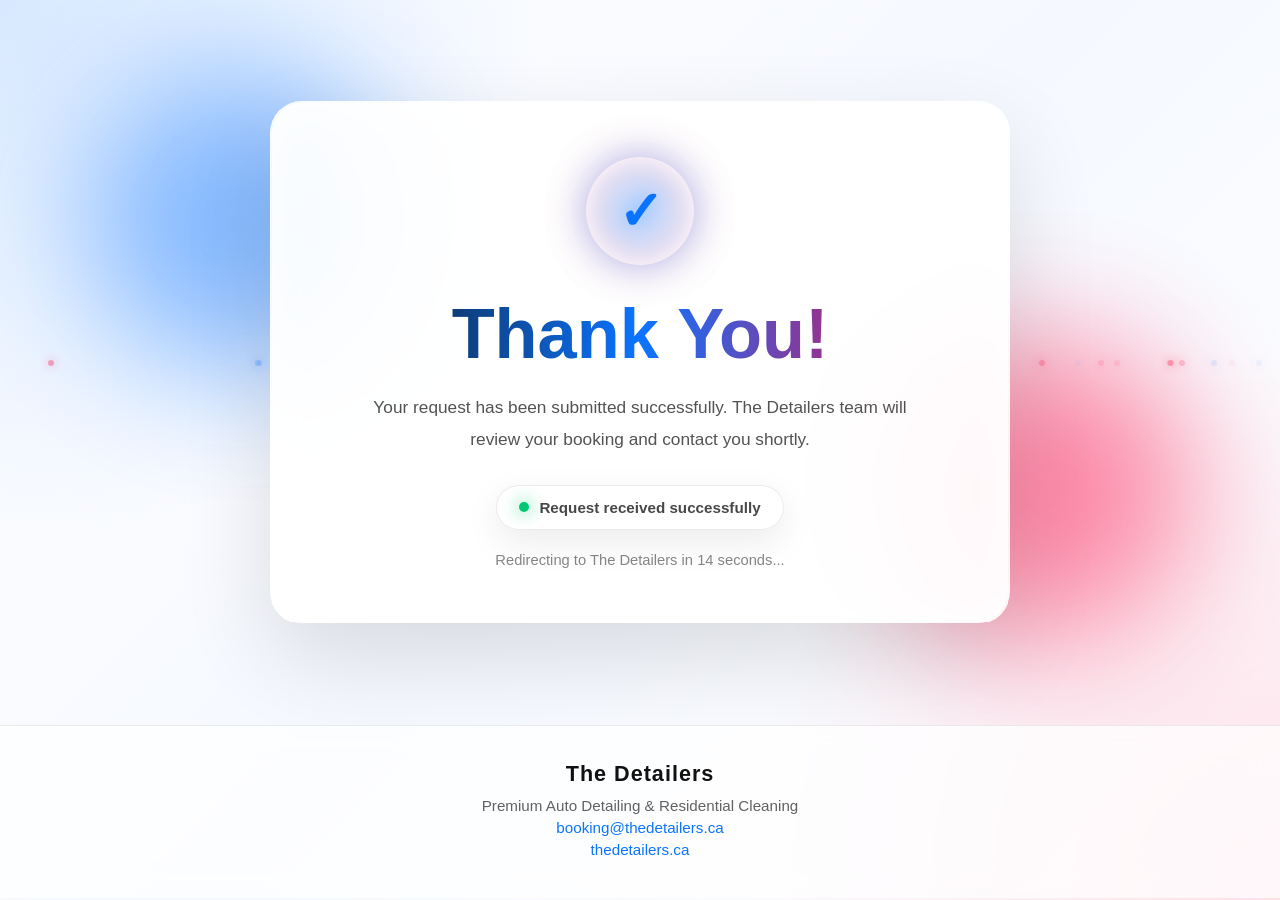
<file: thankyou.html>
<!DOCTYPE html>
<html lang="en">
<head>
  <meta charset="UTF-8" />
  <meta name="viewport" content="width=device-width, initial-scale=1.0" />
  <title>Thank You | The Detailers</title>

  <style>
    * {
      margin: 0;
      padding: 0;
      box-sizing: border-box;
    }

    body {
      min-height: 100vh;
      font-family: "Poppins", Arial, sans-serif;
      background:
        radial-gradient(circle at top left, rgba(11, 116, 255, 0.16), transparent 35%),
        radial-gradient(circle at bottom right, rgba(255, 0, 60, 0.12), transparent 35%),
        linear-gradient(135deg, #ffffff, #f5f8ff, #ffffff);
      color: #111;
      overflow-x: hidden;
    }

    /* Loading Screen */
    .loader-screen {
      position: fixed;
      inset: 0;
      background:
        radial-gradient(circle at center, rgba(11, 116, 255, 0.12), transparent 34%),
        #ffffff;
      display: flex;
      align-items: center;
      justify-content: center;
      z-index: 9999;
      transition: opacity 0.9s ease, visibility 0.9s ease;
    }

    .loader-screen.hide {
      opacity: 0;
      visibility: hidden;
    }

    .loader-box {
      text-align: center;
      animation: loaderFloat 2.5s ease-in-out infinite;
    }

    .premium-loader {
      width: 92px;
      height: 92px;
      border-radius: 50%;
      border: 4px solid rgba(0, 0, 0, 0.06);
      border-top: 4px solid #0b74ff;
      border-right: 4px solid #ff003c;
      animation: spin 1s linear infinite;
      margin: 0 auto 22px;
      box-shadow:
        0 0 32px rgba(11, 116, 255, 0.35),
        0 0 42px rgba(255, 0, 60, 0.24);
    }

    .loader-text {
      font-size: 14px;
      font-weight: 700;
      letter-spacing: 3px;
      text-transform: uppercase;
      color: rgba(0, 0, 0, 0.65);
      animation: pulseText 1.5s infinite;
    }

    @keyframes spin {
      to {
        transform: rotate(360deg);
      }
    }

    @keyframes loaderFloat {
      0%, 100% {
        transform: translateY(0);
      }
      50% {
        transform: translateY(-10px);
      }
    }

    @keyframes pulseText {
      0%, 100% {
        opacity: 0.45;
      }
      50% {
        opacity: 1;
      }
    }

    /* Main Section */
    .thank-you-section {
      min-height: calc(100vh - 175px);
      display: flex;
      align-items: center;
      justify-content: center;
      padding: 70px 20px;
      position: relative;
      overflow: hidden;
    }

    .glow-orb {
      position: absolute;
      width: 300px;
      height: 300px;
      border-radius: 50%;
      filter: blur(65px);
      opacity: 0.45;
      animation: floatOrb 8s ease-in-out infinite;
      pointer-events: none;
    }

    .orb-blue {
      background: #0b74ff;
      top: 10%;
      left: 7%;
    }

    .orb-red {
      background: #ff003c;
      bottom: 12%;
      right: 7%;
      animation-delay: 2s;
    }

    @keyframes floatOrb {
      0%, 100% {
        transform: translateY(0) scale(1);
      }
      50% {
        transform: translateY(-35px) scale(1.12);
      }
    }

    .thank-you-card {
      width: 100%;
      max-width: 740px;
      padding: 55px 35px;
      text-align: center;
      border-radius: 32px;
      background: rgba(255, 255, 255, 0.76);
      border: 1px solid rgba(255, 255, 255, 0.75);
      backdrop-filter: blur(24px);
      -webkit-backdrop-filter: blur(24px);
      box-shadow:
        0 35px 90px rgba(0, 0, 0, 0.12),
        inset 0 0 38px rgba(255, 255, 255, 0.9);
      animation: cardIn 1s ease forwards;
      position: relative;
      z-index: 3;
      overflow: hidden;
    }

    .thank-you-card::before {
      content: "";
      position: absolute;
      inset: -3px;
      background: linear-gradient(
        120deg,
        transparent,
        rgba(11, 116, 255, 0.28),
        rgba(255, 0, 60, 0.22),
        transparent
      );
      transform: translateX(-100%);
      animation: borderShine 4s infinite;
      z-index: -1;
    }

    .thank-you-card::after {
      content: "";
      position: absolute;
      inset: 1px;
      border-radius: 31px;
      background: rgba(255, 255, 255, 0.72);
      z-index: -1;
    }

    @keyframes borderShine {
      0% {
        transform: translateX(-100%);
      }
      45%, 100% {
        transform: translateX(100%);
      }
    }

    @keyframes cardIn {
      from {
        opacity: 0;
        transform: translateY(45px) scale(0.94);
      }
      to {
        opacity: 1;
        transform: translateY(0) scale(1);
      }
    }

    .check-circle {
      width: 108px;
      height: 108px;
      margin: 0 auto 28px;
      border-radius: 50%;
      display: flex;
      align-items: center;
      justify-content: center;
      background:
        radial-gradient(circle, rgba(11, 116, 255, 0.28), rgba(255, 0, 60, 0.12)),
        #ffffff;
      box-shadow:
        0 0 38px rgba(11, 116, 255, 0.35),
        0 0 48px rgba(255, 0, 60, 0.2),
        inset 0 0 20px rgba(255, 255, 255, 0.9);
      animation: popCheck 0.9s ease forwards, glowPulse 2.5s infinite;
    }

    .check-circle span {
      font-size: 54px;
      font-weight: 900;
      color: #0b74ff;
      text-shadow: 0 0 22px rgba(11, 116, 255, 0.4);
    }

    @keyframes popCheck {
      from {
        transform: scale(0);
      }
      to {
        transform: scale(1);
      }
    }

    @keyframes glowPulse {
      0%, 100% {
        box-shadow:
          0 0 35px rgba(11, 116, 255, 0.28),
          0 0 45px rgba(255, 0, 60, 0.18);
      }
      50% {
        box-shadow:
          0 0 62px rgba(11, 116, 255, 0.55),
          0 0 72px rgba(255, 0, 60, 0.34);
      }
    }

    .thank-you-card h1 {
      font-size: clamp(2.3rem, 6vw, 4.4rem);
      margin-bottom: 18px;
      background: linear-gradient(90deg, #111111, #0b74ff, #ff003c);
      -webkit-background-clip: text;
      -webkit-text-fill-color: transparent;
      animation: fadeUp 0.9s ease 0.25s both;
    }

    .thank-you-card p {
      font-size: 1.08rem;
      line-height: 1.8;
      color: rgba(0, 0, 0, 0.68);
      max-width: 580px;
      margin: 0 auto 30px;
      animation: fadeUp 0.9s ease 0.45s both;
    }

    .status-pill {
      display: inline-flex;
      align-items: center;
      gap: 10px;
      padding: 13px 22px;
      border-radius: 999px;
      background: rgba(255, 255, 255, 0.88);
      border: 1px solid rgba(0, 0, 0, 0.08);
      color: rgba(0, 0, 0, 0.72);
      font-size: 0.95rem;
      font-weight: 600;
      box-shadow: 0 12px 35px rgba(0, 0, 0, 0.08);
      animation: fadeUp 0.9s ease 0.65s both;
    }

    .dot {
      width: 10px;
      height: 10px;
      border-radius: 50%;
      background: #00c875;
      box-shadow: 0 0 18px #00c875;
      animation: blink 1.4s infinite;
    }

    .redirect-text {
      margin-top: 22px;
      font-size: 0.92rem;
      color: rgba(0, 0, 0, 0.48);
      animation: fadeUp 0.9s ease 0.8s both;
    }

    @keyframes blink {
      0%, 100% {
        opacity: 0.4;
      }
      50% {
        opacity: 1;
      }
    }

    @keyframes fadeUp {
      from {
        opacity: 0;
        transform: translateY(25px);
      }
      to {
        opacity: 1;
        transform: translateY(0);
      }
    }

    /* Star Particles */
    .particle {
      position: absolute;
      width: 6px;
      height: 6px;
      border-radius: 50%;
      background: rgba(11, 116, 255, 0.42);
      box-shadow:
        0 0 12px rgba(11, 116, 255, 0.55),
        0 0 20px rgba(255, 0, 60, 0.18);
      animation: rise 8s linear infinite;
      z-index: 1;
    }

    .particle:nth-child(even) {
      background: rgba(255, 0, 60, 0.36);
      box-shadow:
        0 0 12px rgba(255, 0, 60, 0.45),
        0 0 20px rgba(11, 116, 255, 0.18);
    }

    @keyframes rise {
      from {
        transform: translateY(100vh) scale(0.6);
        opacity: 0;
      }
      20% {
        opacity: 1;
      }
      to {
        transform: translateY(-20vh) scale(1.1);
        opacity: 0;
      }
    }

    /* Footer Only */
    footer {
      padding: 35px 20px;
      text-align: center;
      background: rgba(255, 255, 255, 0.72);
      border-top: 1px solid rgba(0, 0, 0, 0.08);
      backdrop-filter: blur(14px);
      -webkit-backdrop-filter: blur(14px);
      position: relative;
      z-index: 4;
    }

    footer h2 {
      font-size: 1.35rem;
      margin-bottom: 10px;
      letter-spacing: 1px;
      color: #111;
    }

    footer p {
      color: rgba(0, 0, 0, 0.62);
      font-size: 0.95rem;
      margin: 5px 0;
    }

    footer a {
      color: #0b74ff;
      text-decoration: none;
      transition: color 0.25s ease;
    }

    footer a:hover {
      color: #ff003c;
    }

    @media (max-width: 600px) {
      .thank-you-section {
        padding: 55px 16px;
      }

      .thank-you-card {
        padding: 42px 22px;
      }

      .check-circle {
        width: 88px;
        height: 88px;
      }

      .check-circle span {
        font-size: 44px;
      }

      .status-pill {
        font-size: 0.86rem;
        padding: 12px 17px;
      }
    }
  </style>
</head>

<body>

  <!-- Loading Screen -->
  <div class="loader-screen" id="loader">
    <div class="loader-box">
      <div class="premium-loader"></div>
      <div class="loader-text">Submitting Request</div>
    </div>
  </div>

  <!-- Thank You Section -->
  <section class="thank-you-section" id="thankYouSection">
    <div class="glow-orb orb-blue"></div>
    <div class="glow-orb orb-red"></div>

    <div class="thank-you-card">
      <div class="check-circle">
        <span>✓</span>
      </div>

      <h1>Thank You!</h1>

      <p>
        Your request has been submitted successfully.
        The Detailers team will review your booking and contact you shortly.
      </p>

      <div class="status-pill">
        <span class="dot"></span>
        Request received successfully
      </div>

      <div class="redirect-text">
        Redirecting to The Detailers in <span id="countdown">15</span> seconds...
      </div>
    </div>
  </section>

  <!-- Footer Only -->
  <footer>
    <h2>The Detailers</h2>
    <p>Premium Auto Detailing & Residential Cleaning</p>
    <p>
      <a href="mailto:booking@thedetailers.ca">booking@thedetailers.ca</a>
    </p>
    <p>
      <a href="https://thedetailers.ca">thedetailers.ca</a>
    </p>
  </footer>

  <script>
    // Loading screen
    window.addEventListener("load", () => {
      setTimeout(() => {
        document.getElementById("loader").classList.add("hide");
      }, 1400);
    });

    // Star particles
    const section = document.getElementById("thankYouSection");

    for (let i = 0; i < 36; i++) {
      const particle = document.createElement("span");
      particle.classList.add("particle");

      particle.style.left = Math.random() * 100 + "%";
      particle.style.animationDelay = Math.random() * 8 + "s";
      particle.style.animationDuration = 5 + Math.random() * 6 + "s";
      particle.style.opacity = Math.random();

      section.appendChild(particle);
    }

    // Countdown and redirect
    let seconds = 15;
    const countdown = document.getElementById("countdown");

    const timer = setInterval(() => {
      seconds--;
      countdown.textContent = seconds;

      if (seconds <= 0) {
        clearInterval(timer);
        window.location.href = "https://thedetailers.ca";
      }
    }, 1000);
  </script>

</body>
</html>
</file>
<file: style.css>
:root {
  --white: #ffffff;
  --black: #070b14;
  --dark: #0c1220;
  --blue: #0b74ff;
  --blue-dark: #075fd1;
  --light-blue: #eef6ff;
  --grey: #f5f7fb;
  --text: #172033;
  --muted: #667085;
  --border: rgba(7, 11, 20, 0.1);

  --shadow: 0 24px 70px rgba(7, 11, 20, 0.13);
  --soft-shadow: 0 14px 36px rgba(7, 11, 20, 0.08);

  --radius-sm: 14px;
  --radius-md: 22px;
  --radius-lg: 34px;

  --container: 1180px;:root {
  --white: #ffffff;
  --black: #070b14;
  --dark: #0c1220;
  --blue: #0b74ff;
  --blue-dark: #075fd1;
  --light-blue: #eef6ff;
  --grey: #f5f7fb;
  --text: #172033;
  --muted: #667085;
  --border: rgba(7, 11, 20, 0.1);

  --shadow: 0 24px 70px rgba(7, 11, 20, 0.13);
  --soft-shadow: 0 14px 36px rgba(7, 11, 20, 0.08);

  --radius-sm: 14px;
  --radius-md: 22px;
  --radius-lg: 34px;

  --container: 1180px;
  --transition: 0.28s ease;
}

/* Reset */
* {
  margin: 0;
  padding: 0;
  box-sizing: border-box;
}

html {
  scroll-behavior: smooth;
  scroll-padding-top: 90px;
}

body {
  font-family: Arial, Helvetica, sans-serif;
  color: var(--text);
  background: var(--white);
  line-height: 1.6;
  overflow-x: hidden;
}

a {
  text-decoration: none;
  color: inherit;
}

ul {
  list-style: none;
}

button,
input,
select,
textarea {
  font: inherit;
}

button {
  cursor: pointer;
}

.container {
  width: min(100% - 32px, var(--container));
  margin-inline: auto;
}

.section {
  padding: clamp(72px, 8vw, 110px) 0;
}

.eyebrow {
  color: var(--blue);
  font-size: 0.8rem;
  font-weight: 900;
  letter-spacing: 1.3px;
  text-transform: uppercase;
  margin-bottom: 14px;
}

h1,
h2,
h3,
h4 {
  color: var(--black);
  line-height: 1.08;
}

h1 {
  font-size: clamp(2.35rem, 7vw, 5.2rem);
  letter-spacing: -2.8px;
}

h2 {
  font-size: clamp(2rem, 5vw, 3.45rem);
  letter-spacing: -1.8px;
}

h3 {
  font-size: clamp(1.45rem, 3vw, 2rem);
}

h4 {
  font-size: 1.08rem;
}

p {
  color: var(--muted);
}

strong {
  color: var(--black);
}

  /* Cursor */
.cursor-dot,
.cursor-ring {
  position: fixed;
  pointer-events: none;
  z-index: 9999;
  transform: translate(-50%, -50%);
}

.cursor-dot {
  width: 8px;
  height: 8px;
  border-radius: 50%;
  background: #111111;
  box-shadow:
    0 0 18px rgba(0, 102, 255, 0.2),
    0 0 24px rgba(255, 49, 49, 0.2);
}

.cursor-ring {
  width: 42px;
  height: 42px;
  border-radius: 50%;
  border: 1px solid rgba(0, 102, 255, 0.35);
  box-shadow:
    0 0 25px rgba(0, 102, 255, 0.2),
    0 0 35px rgba(255, 49, 49, 0.2),
    inset 0 0 18px rgba(255, 255, 255, 0.12);
  transition:
    width 0.25s ease,
    height 0.25s ease,
    border-color 0.25s ease,
    box-shadow 0.25s ease;
}

.cursor-ring.hover {
  width: 62px;
  height: 62px;
  border-color: rgba(255, 49, 49, 0.45);
  box-shadow:
    0 0 35px rgba(0, 102, 255, 0.2),
    0 0 50px rgba(255, 49, 49, 0.2),
    inset 0 0 22px rgba(255, 255, 255, 0.16);
}

/* Header */
.header {
  position: sticky;
  top: 0;
  z-index: 999;
  background: rgba(255, 255, 255, 0.84);
  backdrop-filter: blur(20px);
  border-bottom: 1px solid var(--border);
}

.nav {
  min-height: 78px;
  display: flex;
  align-items: center;
  justify-content: space-between;
  gap: 22px;
}

.logo {
  font-size: clamp(1.05rem, 2vw, 1.28rem);
  font-weight: 900;
  color: var(--black);
  white-space: nowrap;
}

.logo span {
  color: var(--blue);
}

.nav-menu {
  display: flex;
  align-items: center;
  gap: 26px;
}

.nav-menu a {
  position: relative;
  font-size: 0.94rem;
  font-weight: 800;
  color: var(--black);
}

.nav-menu a::after {
  content: "";
  position: absolute;
  left: 0;
  bottom: -7px;
  width: 0;
  height: 2px;
  border-radius: 999px;
  background: var(--blue);
  transition: width var(--transition);
}

.nav-menu a:hover::after {
  width: 100%;
}

.nav-cta {
  background: var(--black);
  color: var(--white) !important;
  padding: 12px 18px;
  border-radius: 999px;
}

.nav-cta::after {
  display: none;
}

.menu-btn {
  width: 44px;
  height: 44px;
  display: none;
  border: 1px solid var(--border);
  border-radius: 50%;
  background: var(--white);
}

.menu-btn span {
  width: 19px;
  height: 2px;
  display: block;
  margin: 4px auto;
  background: var(--black);
  transition: var(--transition);
}

/* Buttons */
.btn {
  position: relative;
  overflow: hidden;
  min-height: 52px;
  padding: 14px 22px;
  display: inline-flex;
  align-items: center;
  justify-content: center;
  border-radius: 999px;
  border: 1px solid transparent;
  font-weight: 900;
  transition: transform var(--transition), background var(--transition), box-shadow var(--transition);
}

.btn:hover {
  transform: translateY(-3px);
}

.btn-primary {
  color: var(--white);
  background: var(--blue);
  box-shadow: 0 14px 34px rgba(11, 116, 255, 0.3);
}

.btn-primary:hover {
  background: var(--blue-dark);
}

.btn-secondary {
  color: var(--black);
  background: var(--white);
  border-color: var(--border);
  box-shadow: var(--soft-shadow);
}

.glow {
  animation: glow 2.4s infinite;
}

@keyframes glow {
  0% {
    box-shadow: 0 0 0 0 rgba(11, 116, 255, 0.36);
  }

  70% {
    box-shadow: 0 0 0 18px rgba(11, 116, 255, 0);
  }

  100% {
    box-shadow: 0 0 0 0 rgba(11, 116, 255, 0);
  }
}

.ripple-span {
  position: absolute;
  border-radius: 50%;
  transform: scale(0);
  background: rgba(255, 255, 255, 0.62);
  pointer-events: none;
  animation: ripple 0.6s linear;
}

@keyframes ripple {
  to {
    transform: scale(4);
    opacity: 0;
  }
}

/* Hero */
.hero {
  min-height: calc(100vh - 78px);
  display: flex;
  align-items: center;
  background:
    radial-gradient(circle at top left, rgba(11, 116, 255, 0.2), transparent 32%),
    radial-gradient(circle at bottom right, rgba(7, 11, 20, 0.1), transparent 30%),
    linear-gradient(180deg, #ffffff, #f8fbff);
}

.hero-grid {
  display: grid;
  grid-template-columns: minmax(0, 1.05fr) minmax(320px, 0.95fr);
  gap: clamp(38px, 6vw, 72px);
  align-items: center;
}

.hero-text {
  max-width: 660px;
  margin: 24px 0 30px;
  font-size: clamp(1rem, 2vw, 1.18rem);
}

.hero-buttons {
  display: flex;
  flex-wrap: wrap;
  gap: 14px;
}

.hero-stats {
  margin-top: 34px;
  display: grid;
  grid-template-columns: repeat(3, minmax(0, 1fr));
  gap: 14px;
}

.hero-stats div {
  padding: 18px;
  background: rgba(255, 255, 255, 0.82);
  border: 1px solid var(--border);
  border-radius: var(--radius-md);
  box-shadow: var(--soft-shadow);
}

.hero-stats strong {
  display: block;
  font-size: 1.15rem;
}

.hero-stats span {
  color: var(--muted);
  font-size: 0.9rem;
}

.hero-visual {
  position: relative;
  min-height: 520px;
  padding: 22px;
  border-radius: var(--radius-lg);
  background: rgba(255, 255, 255, 0.72);
  border: 1px solid rgba(255, 255, 255, 0.86);
  box-shadow: var(--shadow);
  backdrop-filter: blur(18px);
}

.hero-image {
  min-height: 476px;
  border-radius: 28px;
  overflow: hidden;
  display: grid;
  place-items: center;
  text-align: center;
  background:
    linear-gradient(135deg, rgba(7, 11, 20, 0.92), rgba(11, 116, 255, 0.7)),
    url("https://images.unsplash.com/photo-1607860108855-64acf2078ed9?auto=format&fit=crop&w=1200&q=80");
  background-size: cover;
  background-position: center;
  transition: transform var(--transition);
}

.hero-image:hover {
  transform: scale(1.025);
}

.hero-icons {
  display: flex;
  gap: 18px;
  justify-content: center;
}

.hero-icons i {
  color: var(--white);
  font-size: clamp(3rem, 6vw, 4.5rem);
}

.hero-image p {
  margin-top: 16px;
  color: var(--white);
  font-size: 1.35rem;
  font-weight: 900;
}

.floating-badge {
  position: absolute;
  padding: 12px 16px;
  border-radius: 999px;
  color: var(--black);
  background: rgba(255, 255, 255, 0.92);
  box-shadow: var(--soft-shadow);
  backdrop-filter: blur(12px);
  font-weight: 900;
  animation: float 4s ease-in-out infinite;
}

.badge-one {
  top: 42px;
  left: 12px;
}

.badge-two {
  top: 210px;
  right: 6px;
  animation-delay: 0.4s;
}

.badge-three {
  bottom: 46px;
  left: 34px;
  animation-delay: 0.8s;
}

@keyframes float {
  0%, 100% {
    transform: translateY(0);
  }

  50% {
    transform: translateY(-12px);
  }
}

/* General Layout */
.section-heading {
  max-width: 780px;
  margin-bottom: 48px;
}

.split-grid {
  display: grid;
  grid-template-columns: minmax(0, 0.9fr) minmax(0, 1.1fr);
  gap: 36px;
  align-items: center;
}

.about-section,
.pricing-section,
.testimonials-section,
.contact-section {
  background: var(--grey);
}

.about-card {
  padding: clamp(26px, 4vw, 40px);
  border-radius: var(--radius-lg);
  background: rgba(255, 255, 255, 0.84);
  border: 1px solid var(--border);
  box-shadow: var(--soft-shadow);
}

.about-card p + p {
  margin-top: 16px;
}

/* Services */
.service-group {
  margin-top: 56px;
}

.group-heading {
  margin-bottom: 24px;
}

.group-heading p {
  margin-top: 8px;
}

.services-grid {
  display: grid;
  grid-template-columns: repeat(auto-fit, minmax(210px, 1fr));
  gap: 18px;
  align-items: stretch;
}

.service-card {
  min-height: 190px;
  height: 100%;
  padding: 24px;
  border-radius: var(--radius-md);
  background: var(--white);
  border: 1px solid var(--border);
  box-shadow: var(--soft-shadow);
  display: flex;
  flex-direction: column;
  transition: transform var(--transition), box-shadow var(--transition), border var(--transition);
}

.service-card:hover {
  transform: translateY(-9px);
  border-color: rgba(11, 116, 255, 0.35);
  box-shadow: 0 24px 58px rgba(11, 116, 255, 0.15);
}

.service-card i {
  color: var(--blue);
  font-size: 1.85rem;
  margin-bottom: 18px;
}

.service-card h4 {
  margin-bottom: 10px;
}

/* Pricing */
.pricing-block {
  margin-top: 52px;
}

.pricing-title {
  margin-bottom: 22px;
}

.pricing-grid {
  display: grid;
  grid-template-columns: repeat(3, minmax(0, 1fr));
  gap: 22px;
  align-items: stretch;
}

.pricing-card {
  height: 100%;
  padding: 32px;
  border-radius: var(--radius-lg);
  background: var(--white);
  border: 1px solid var(--border);
  box-shadow: var(--soft-shadow);
  display: flex;
  flex-direction: column;
  transition: transform var(--transition), box-shadow var(--transition);
}

.pricing-card:hover {
  transform: translateY(-10px);
  box-shadow: var(--shadow);
}

.pricing-card.featured {
  border: 2px solid var(--blue);
}

.badge {
  width: fit-content;
  padding: 7px 12px;
  margin-bottom: 16px;
  border-radius: 999px;
  background: var(--blue);
  color: var(--white);
  font-size: 0.78rem;
  font-weight: 900;
}

.price {
  margin: 14px 0 18px;
  color: var(--black);
  font-size: 1.55rem;
  font-weight: 900;
}

.pricing-card ul {
  margin-bottom: 28px;
}

.pricing-card li {
  margin-bottom: 10px;
  color: var(--muted);
}

.pricing-card li::before {
  content: "✓";
  color: var(--blue);
  font-weight: 900;
  margin-right: 8px;
}

.pricing-card .btn {
  width: 100%;
  margin-top: auto;
}

/* Dark Section */
.dark-section {
  background:
    radial-gradient(circle at top right, rgba(11, 116, 255, 0.24), transparent 34%),
    var(--black);
}

.dark-section h2,
.dark-section h3,
.dark-section h4 {
  color: var(--white);
}

.dark-section p {
  color: rgba(255, 255, 255, 0.72);
}

.why-grid {
  display: grid;
  grid-template-columns: repeat(4, minmax(0, 1fr));
  gap: 22px;
}

.why-card {
  min-height: 240px;
  padding: 30px;
  border-radius: var(--radius-lg);
  background: rgba(255, 255, 255, 0.065);
  border: 1px solid rgba(255, 255, 255, 0.13);
  transition: transform var(--transition), background var(--transition);
}

.why-card:hover {
  transform: translateY(-10px);
  background: rgba(255, 255, 255, 0.1);
}

.why-card i {
  color: var(--blue);
  font-size: 2rem;
  margin-bottom: 20px;
}

.why-card h4 {
  margin-bottom: 10px;
}

/* Gallery */
.gallery-grid {
  display: grid;
  grid-template-columns: repeat(4, minmax(0, 1fr));
  gap: 20px;
}

.gallery-card {
  min-height: 260px;
  padding: 24px;
  border-radius: var(--radius-lg);
  overflow: hidden;
  display: flex;
  align-items: flex-end;
  background:
    linear-gradient(135deg, rgba(7, 11, 20, 0.83), rgba(11, 116, 255, 0.48)),
    url("https://images.unsplash.com/photo-1527515637462-cff94eecc1ac?auto=format&fit=crop&w=900&q=80");
  background-size: cover;
  background-position: center;
  box-shadow: var(--soft-shadow);
  transition: transform var(--transition);
}

.gallery-card:hover {
  transform: scale(1.025);
}

.gallery-card span {
  color: var(--white);
  font-weight: 900;
  font-size: 1.18rem;
}

/* Testimonials */
.testimonial-grid {
  display: grid;
  grid-template-columns: repeat(3, minmax(0, 1fr));
  gap: 22px;
}

.testimonial-card {
  height: 100%;
  padding: 32px;
  border-radius: var(--radius-lg);
  background: var(--white);
  border: 1px solid var(--border);
  box-shadow: var(--soft-shadow);
}

.testimonial-card p {
  margin-bottom: 20px;
}

/* Booking */
.booking-section {
  background:
    radial-gradient(circle at top left, rgba(11, 116, 255, 0.22), transparent 34%),
    var(--black);
}

.booking-section h2 {
  color: var(--white);
}

.booking-content p {
  color: rgba(255, 255, 255, 0.72);
}

.booking-grid {
  display: grid;
  grid-template-columns: minmax(0, 0.75fr) minmax(0, 1.25fr);
  gap: 42px;
  align-items: start;
}

.booking-form {
  display: grid;
  grid-template-columns: repeat(2, minmax(0, 1fr));
  gap: 18px;
  padding: clamp(24px, 4vw, 36px);
  border-radius: var(--radius-lg);
  background: var(--white);
  box-shadow: var(--shadow);
}

.form-group {
  min-width: 0;
}

.form-group.full,
.booking-form .full {
  grid-column: 1 / -1;
}

label {
  display: block;
  margin-bottom: 8px;
  color: var(--black);
  font-weight: 900;
}

input,
select,
textarea {
  width: 100%;
  min-width: 0;
  padding: 14px 15px;
  border: 1px solid var(--border);
  border-radius: var(--radius-sm);
  background: var(--white);
  outline: none;
  transition: border var(--transition), box-shadow var(--transition);
}

textarea {
  resize: vertical;
}

input:focus,
select:focus,
textarea:focus {
  border-color: var(--blue);
  box-shadow: 0 0 0 4px rgba(11, 116, 255, 0.13);
}

.conditional-fields {
  display: none;
  padding: 22px;
  border: 1px solid rgba(11, 116, 255, 0.2);
  border-radius: var(--radius-md);
  background: #f7fbff;
  animation: fadeSlide 0.3s ease;
}

.conditional-fields.show {
  display: block;
}

.conditional-fields h4 {
  margin-bottom: 18px;
}

.inner-grid {
  display: grid;
  grid-template-columns: repeat(2, minmax(0, 1fr));
  gap: 18px;
}

.form-message {
  color: var(--blue);
  font-weight: 900;
}

@keyframes fadeSlide {
  from {
    opacity: 0;
    transform: translateY(12px);
  }

  to {
    opacity: 1;
    transform: translateY(0);
  }
}

/* FAQ */
.faq-list {
  max-width: 900px;
  margin-inline: auto;
}

.faq-item {
  margin-bottom: 14px;
  overflow: hidden;
  border-radius: var(--radius-md);
  background: var(--white);
  border: 1px solid var(--border);
  box-shadow: var(--soft-shadow);
}

.faq-question {
  width: 100%;
  position: relative;
  padding: 22px 58px 22px 22px;
  border: none;
  background: var(--white);
  color: var(--black);
  font-weight: 900;
  text-align: left;
}

.faq-question::after {
  content: "+";
  position: absolute;
  right: 22px;
  top: 50%;
  color: var(--blue);
  font-size: 1.45rem;
  transform: translateY(-50%);
  transition: transform var(--transition);
}

.faq-item.active .faq-question::after {
  transform: translateY(-50%) rotate(45deg);
}

.faq-answer {
  max-height: 0;
  overflow: hidden;
  transition: max-height 0.35s ease;
}

.faq-answer p {
  padding: 0 22px 22px;
}

/* Contact */
.contact-grid {
  display: grid;
  grid-template-columns: minmax(0, 1fr) minmax(0, 1fr);
  gap: 24px;
}

.contact-card,
.map-card {
  border-radius: var(--radius-lg);
  box-shadow: var(--soft-shadow);
}

.contact-card {
  padding: clamp(26px, 4vw, 40px);
  background: var(--white);
  border: 1px solid var(--border);
}

.contact-card p {
  margin-top: 14px;
}

.contact-card i {
  color: var(--blue);
  margin-right: 8px;
}

.socials {
  margin-top: 24px;
  display: flex;
  flex-wrap: wrap;
  gap: 12px;
}

.socials a {
  width: 44px;
  height: 44px;
  display: grid;
  place-items: center;
  border-radius: 50%;
  background: var(--black);
  color: var(--white);
  transition: transform var(--transition), background var(--transition);
}

.socials a:hover {
  background: var(--blue);
  transform: translateY(-4px);
}

.map-card {
  min-height: 340px;
  padding: 30px;
  display: grid;
  place-items: center;
  text-align: center;
  background:
    linear-gradient(135deg, rgba(7, 11, 20, 0.85), rgba(11, 116, 255, 0.56)),
    url("https://images.unsplash.com/photo-1569336415962-a4bd9f69cd83?auto=format&fit=crop&w=1200&q=80");
  background-size: cover;
  background-position: center;
}

.map-card i {
  color: var(--white);
  font-size: 3rem;
}

.map-card p,
.map-card span {
  color: var(--white);
  font-weight: 900;
}

/* Footer */
.footer {
  padding: 28px 0;
  background: var(--black);
}

.footer-grid {
  display: flex;
  justify-content: space-between;
  gap: 18px;
}

.footer p {
  color: rgba(255, 255, 255, 0.72);
}

/* Scroll Reveal */
.reveal {
  opacity: 0;
  transform: translateY(32px);
  transition: opacity 0.7s ease, transform 0.7s ease;
}

.reveal.active {
  opacity: 1;
  transform: translateY(0);
}

/* Tablet */
@media (max-width: 1024px) {
  .hero-grid,
  .split-grid,
  .booking-grid,
  .contact-grid {
    grid-template-columns: 1fr;
  }

  .hero-visual {
    max-width: 680px;
    width: 100%;
    margin-inline: auto;
  }

  .pricing-grid,
  .testimonial-grid {
    grid-template-columns: repeat(2, minmax(0, 1fr));
  }

  .why-grid,
  .gallery-grid {
    grid-template-columns: repeat(2, minmax(0, 1fr));
  }
}

/* Mobile Nav */
@media (max-width: 840px) {
  .cursor-dot,
  .cursor-ring {
    display: none;
  }

  .menu-btn {
    display: block;
  }

  .nav-menu {
    position: fixed;
    top: 88px;
    left: 16px;
    right: 16px;
    display: flex;
    flex-direction: column;
    align-items: stretch;
    gap: 8px;
    padding: 18px;
    border-radius: var(--radius-lg);
    background: rgba(255, 255, 255, 0.96);
    border: 1px solid var(--border);
    box-shadow: var(--shadow);
    backdrop-filter: blur(20px);
    opacity: 0;
    pointer-events: none;
    transform: translateY(-18px);
    transition: opacity var(--transition), transform var(--transition);
  }

  .nav-menu.active {
    opacity: 1;
    pointer-events: auto;
    transform: translateY(0);
  }

  .nav-menu a {
    display: block;
    padding: 13px 14px;
    border-radius: 14px;
  }

  .nav-menu a:hover {
    background: var(--light-blue);
  }

  .nav-menu a::after {
    display: none;
  }

  .nav-cta {
    text-align: center;
  }

  .menu-btn.active span:nth-child(1) {
    transform: translateY(6px) rotate(45deg);
  }

  .menu-btn.active span:nth-child(2) {
    opacity: 0;
  }

  .menu-btn.active span:nth-child(3) {
    transform: translateY(-6px) rotate(-45deg);
  }
}

/* Phones */
@media (max-width: 640px) {
  .container {
    width: min(100% - 22px, var(--container));
  }

  h1 {
    letter-spacing: -1.6px;
  }

  h2 {
    letter-spacing: -1.2px;
  }

  .hero {
    min-height: auto;
  }

  .hero-buttons,
  .hero-buttons .btn,
  .booking-form .btn {
    width: 100%;
  }

  .hero-stats,
  .pricing-grid,
  .why-grid,
  .gallery-grid,
  .testimonial-grid,
  .booking-form,
  .inner-grid {
    grid-template-columns: 1fr;
  }

  .services-grid {
    grid-template-columns: 1fr;
  }

  .hero-visual {
    min-height: 390px;
    padding: 14px;
    border-radius: 26px;
  }

  .hero-image {
    min-height: 360px;
    border-radius: 22px;
  }

  .floating-badge {
    font-size: 0.76rem;
    padding: 9px 11px;
  }

  .badge-one {
    top: 24px;
    left: 6px;
  }

  .badge-two {
    top: 160px;
    right: 4px;
  }

  .badge-three {
    bottom: 26px;
    left: 14px;
  }

  .service-card,
  .pricing-card,
  .why-card,
  .testimonial-card {
    padding: 24px;
  }

  .conditional-fields {
    padding: 18px;
  }

  .footer-grid {
    flex-direction: column;
  }
}

/* Extra Small Phones */
@media (max-width: 380px) {
  .section {
    padding: 62px 0;
  }

  .logo {
    max-width: 210px;
    overflow: hidden;
    text-overflow: ellipsis;
  }

  .hero-image p {
    font-size: 1.1rem;
  }

  .price {
    font-size: 1.35rem;
  }
}
  --transition: 0.28s ease;
}

/* Reset */
* {
  margin: 0;
  padding: 0;
  box-sizing: border-box;
}

html {
  scroll-behavior: smooth;
  scroll-padding-top: 90px;
}

body {
  font-family: Arial, Helvetica, sans-serif;
  color: var(--text);
  background: var(--white);
  line-height: 1.6;
  overflow-x: hidden;
}

a {
  text-decoration: none;
  color: inherit;
}

ul {
  list-style: none;
}

button,
input,
select,
textarea {
  font: inherit;
}

button {
  cursor: pointer;
}

.container {
  width: min(100% - 32px, var(--container));
  margin-inline: auto;
}

.section {
  padding: clamp(72px, 8vw, 110px) 0;
}

.eyebrow {
  color: var(--blue);
  font-size: 0.8rem;
  font-weight: 900;
  letter-spacing: 1.3px;
  text-transform: uppercase;
  margin-bottom: 14px;
}

h1,
h2,
h3,
h4 {
  color: var(--black);
  line-height: 1.08;
}

h1 {
  font-size: clamp(2.35rem, 7vw, 5.2rem);
  letter-spacing: -2.8px;
}

h2 {
  font-size: clamp(2rem, 5vw, 3.45rem);
  letter-spacing: -1.8px;
}

h3 {
  font-size: clamp(1.45rem, 3vw, 2rem);
}

h4 {
  font-size: 1.08rem;
}

p {
  color: var(--muted);
}

strong {
  color: var(--black);
}

/* Cursor */
.cursor-dot,
.cursor-ring {
  position: fixed;
  top: 0;
  left: 0;
  border-radius: 50%;
  pointer-events: none;
  transform: translate(-50%, -50%);
  z-index: 99999;
}

.cursor-dot {
  width: 7px;
  height: 7px;
  background: var(--blue);
}

.cursor-ring {
  width: 38px;
  height: 38px;
  border: 1px solid rgba(11, 116, 255, 0.5);
  transition: width var(--transition), height var(--transition), border var(--transition);
}

.cursor-ring.hover {
  width: 56px;
  height: 56px;
  border-color: rgba(11, 116, 255, 0.9);
}

/* Header */
.header {
  position: sticky;
  top: 0;
  z-index: 999;
  background: rgba(255, 255, 255, 0.84);
  backdrop-filter: blur(20px);
  border-bottom: 1px solid var(--border);
}

.nav {
  min-height: 78px;
  display: flex;
  align-items: center;
  justify-content: space-between;
  gap: 22px;
}

.logo {
  font-size: clamp(1.05rem, 2vw, 1.28rem);
  font-weight: 900;
  color: var(--black);
  white-space: nowrap;
}

.logo span {
  color: var(--blue);
}

.nav-menu {
  display: flex;
  align-items: center;
  gap: 26px;
}

.nav-menu a {
  position: relative;
  font-size: 0.94rem;
  font-weight: 800;
  color: var(--black);
}

.nav-menu a::after {
  content: "";
  position: absolute;
  left: 0;
  bottom: -7px;
  width: 0;
  height: 2px;
  border-radius: 999px;
  background: var(--blue);
  transition: width var(--transition);
}

.nav-menu a:hover::after {
  width: 100%;
}

.nav-cta {
  background: var(--black);
  color: var(--white) !important;
  padding: 12px 18px;
  border-radius: 999px;
}

.nav-cta::after {
  display: none;
}

.menu-btn {
  width: 44px;
  height: 44px;
  display: none;
  border: 1px solid var(--border);
  border-radius: 50%;
  background: var(--white);
}

.menu-btn span {
  width: 19px;
  height: 2px;
  display: block;
  margin: 4px auto;
  background: var(--black);
  transition: var(--transition);
}

/* Buttons */
.btn {
  position: relative;
  overflow: hidden;
  min-height: 52px;
  padding: 14px 22px;
  display: inline-flex;
  align-items: center;
  justify-content: center;
  border-radius: 999px;
  border: 1px solid transparent;
  font-weight: 900;
  transition: transform var(--transition), background var(--transition), box-shadow var(--transition);
}

.btn:hover {
  transform: translateY(-3px);
}

.btn-primary {
  color: var(--white);
  background: var(--blue);
  box-shadow: 0 14px 34px rgba(11, 116, 255, 0.3);
}

.btn-primary:hover {
  background: var(--blue-dark);
}

.btn-secondary {
  color: var(--black);
  background: var(--white);
  border-color: var(--border);
  box-shadow: var(--soft-shadow);
}

.glow {
  animation: glow 2.4s infinite;
}

@keyframes glow {
  0% {
    box-shadow: 0 0 0 0 rgba(11, 116, 255, 0.36);
  }

  70% {
    box-shadow: 0 0 0 18px rgba(11, 116, 255, 0);
  }

  100% {
    box-shadow: 0 0 0 0 rgba(11, 116, 255, 0);
  }
}

.ripple-span {
  position: absolute;
  border-radius: 50%;
  transform: scale(0);
  background: rgba(255, 255, 255, 0.62);
  pointer-events: none;
  animation: ripple 0.6s linear;
}

@keyframes ripple {
  to {
    transform: scale(4);
    opacity: 0;
  }
}

/* Hero */
.hero {
  min-height: calc(100vh - 78px);
  display: flex;
  align-items: center;
  background:
    radial-gradient(circle at top left, rgba(11, 116, 255, 0.2), transparent 32%),
    radial-gradient(circle at bottom right, rgba(7, 11, 20, 0.1), transparent 30%),
    linear-gradient(180deg, #ffffff, #f8fbff);
}

.hero-grid {
  display: grid;
  grid-template-columns: minmax(0, 1.05fr) minmax(320px, 0.95fr);
  gap: clamp(38px, 6vw, 72px);
  align-items: center;
}

.hero-text {
  max-width: 660px;
  margin: 24px 0 30px;
  font-size: clamp(1rem, 2vw, 1.18rem);
}

.hero-buttons {
  display: flex;
  flex-wrap: wrap;
  gap: 14px;
}

.hero-stats {
  margin-top: 34px;
  display: grid;
  grid-template-columns: repeat(3, minmax(0, 1fr));
  gap: 14px;
}

.hero-stats div {
  padding: 18px;
  background: rgba(255, 255, 255, 0.82);
  border: 1px solid var(--border);
  border-radius: var(--radius-md);
  box-shadow: var(--soft-shadow);
}

.hero-stats strong {
  display: block;
  font-size: 1.15rem;
}

.hero-stats span {
  color: var(--muted);
  font-size: 0.9rem;
}

.hero-visual {
  position: relative;
  min-height: 520px;
  padding: 22px;
  border-radius: var(--radius-lg);
  background: rgba(255, 255, 255, 0.72);
  border: 1px solid rgba(255, 255, 255, 0.86);
  box-shadow: var(--shadow);
  backdrop-filter: blur(18px);
}

.hero-image {
  min-height: 476px;
  border-radius: 28px;
  overflow: hidden;
  display: grid;
  place-items: center;
  text-align: center;
  background:
    linear-gradient(135deg, rgba(7, 11, 20, 0.92), rgba(11, 116, 255, 0.7)),
    url("https://images.unsplash.com/photo-1607860108855-64acf2078ed9?auto=format&fit=crop&w=1200&q=80");
  background-size: cover;
  background-position: center;
  transition: transform var(--transition);
}

.hero-image:hover {
  transform: scale(1.025);
}

.hero-icons {
  display: flex;
  gap: 18px;
  justify-content: center;
}

.hero-icons i {
  color: var(--white);
  font-size: clamp(3rem, 6vw, 4.5rem);
}

.hero-image p {
  margin-top: 16px;
  color: var(--white);
  font-size: 1.35rem;
  font-weight: 900;
}

.floating-badge {
  position: absolute;
  padding: 12px 16px;
  border-radius: 999px;
  color: var(--black);
  background: rgba(255, 255, 255, 0.92);
  box-shadow: var(--soft-shadow);
  backdrop-filter: blur(12px);
  font-weight: 900;
  animation: float 4s ease-in-out infinite;
}

.badge-one {
  top: 42px;
  left: 12px;
}

.badge-two {
  top: 210px;
  right: 6px;
  animation-delay: 0.4s;
}

.badge-three {
  bottom: 46px;
  left: 34px;
  animation-delay: 0.8s;
}

@keyframes float {
  0%, 100% {
    transform: translateY(0);
  }

  50% {
    transform: translateY(-12px);
  }
}

/* General Layout */
.section-heading {
  max-width: 780px;
  margin-bottom: 48px;
}

.split-grid {
  display: grid;
  grid-template-columns: minmax(0, 0.9fr) minmax(0, 1.1fr);
  gap: 36px;
  align-items: center;
}

.about-section,
.pricing-section,
.testimonials-section,
.contact-section {
  background: var(--grey);
}

.about-card {
  padding: clamp(26px, 4vw, 40px);
  border-radius: var(--radius-lg);
  background: rgba(255, 255, 255, 0.84);
  border: 1px solid var(--border);
  box-shadow: var(--soft-shadow);
}

.about-card p + p {
  margin-top: 16px;
}

/* Services */
.service-group {
  margin-top: 56px;
}

.group-heading {
  margin-bottom: 24px;
}

.group-heading p {
  margin-top: 8px;
}

.services-grid {
  display: grid;
  grid-template-columns: repeat(auto-fit, minmax(210px, 1fr));
  gap: 18px;
  align-items: stretch;
}

.service-card {
  min-height: 190px;
  height: 100%;
  padding: 24px;
  border-radius: var(--radius-md);
  background: var(--white);
  border: 1px solid var(--border);
  box-shadow: var(--soft-shadow);
  display: flex;
  flex-direction: column;
  transition: transform var(--transition), box-shadow var(--transition), border var(--transition);
}

.service-card:hover {
  transform: translateY(-9px);
  border-color: rgba(11, 116, 255, 0.35);
  box-shadow: 0 24px 58px rgba(11, 116, 255, 0.15);
}

.service-card i {
  color: var(--blue);
  font-size: 1.85rem;
  margin-bottom: 18px;
}

.service-card h4 {
  margin-bottom: 10px;
}

/* Pricing */
.pricing-block {
  margin-top: 52px;
}

.pricing-title {
  margin-bottom: 22px;
}

.pricing-grid {
  display: grid;
  grid-template-columns: repeat(3, minmax(0, 1fr));
  gap: 22px;
  align-items: stretch;
}

.pricing-card {
  height: 100%;
  padding: 32px;
  border-radius: var(--radius-lg);
  background: var(--white);
  border: 1px solid var(--border);
  box-shadow: var(--soft-shadow);
  display: flex;
  flex-direction: column;
  transition: transform var(--transition), box-shadow var(--transition);
}

.pricing-card:hover {
  transform: translateY(-10px);
  box-shadow: var(--shadow);
}

.pricing-card.featured {
  border: 2px solid var(--blue);
}

.badge {
  width: fit-content;
  padding: 7px 12px;
  margin-bottom: 16px;
  border-radius: 999px;
  background: var(--blue);
  color: var(--white);
  font-size: 0.78rem;
  font-weight: 900;
}

.price {
  margin: 14px 0 18px;
  color: var(--black);
  font-size: 1.55rem;
  font-weight: 900;
}

.pricing-card ul {
  margin-bottom: 28px;
}

.pricing-card li {
  margin-bottom: 10px;
  color: var(--muted);
}

.pricing-card li::before {
  content: "✓";
  color: var(--blue);
  font-weight: 900;
  margin-right: 8px;
}

.pricing-card .btn {
  width: 100%;
  margin-top: auto;
}

/* Dark Section */
.dark-section {
  background:
    radial-gradient(circle at top right, rgba(11, 116, 255, 0.24), transparent 34%),
    var(--black);
}

.dark-section h2,
.dark-section h3,
.dark-section h4 {
  color: var(--white);
}

.dark-section p {
  color: rgba(255, 255, 255, 0.72);
}

.why-grid {
  display: grid;
  grid-template-columns: repeat(4, minmax(0, 1fr));
  gap: 22px;
}

.why-card {
  min-height: 240px;
  padding: 30px;
  border-radius: var(--radius-lg);
  background: rgba(255, 255, 255, 0.065);
  border: 1px solid rgba(255, 255, 255, 0.13);
  transition: transform var(--transition), background var(--transition);
}

.why-card:hover {
  transform: translateY(-10px);
  background: rgba(255, 255, 255, 0.1);
}

.why-card i {
  color: var(--blue);
  font-size: 2rem;
  margin-bottom: 20px;
}

.why-card h4 {
  margin-bottom: 10px;
}

/* Gallery */
.gallery-grid {
  display: grid;
  grid-template-columns: repeat(4, minmax(0, 1fr));
  gap: 20px;
}

.gallery-card {
  min-height: 260px;
  padding: 24px;
  border-radius: var(--radius-lg);
  overflow: hidden;
  display: flex;
  align-items: flex-end;
  background:
    linear-gradient(135deg, rgba(7, 11, 20, 0.83), rgba(11, 116, 255, 0.48)),
    url("./1.jpeg");
  background-size: cover;
  background-position: center;
  box-shadow: var(--soft-shadow);
  transition: transform var(--transition);
}

.gallery-card21 {
  min-height: 260px;
  padding: 24px;
  border-radius: var(--radius-lg);
  overflow: hidden;
  display: flex;
  align-items: flex-end;
  background:
    linear-gradient(135deg, rgba(7, 11, 20, 0.83), rgba(11, 116, 255, 0.48)),
    url("./1.jpeg");
  background-size: cover;
  background-position: center;
  box-shadow: var(--soft-shadow);
  transition: transform var(--transition);

.gallery-card2 {
  min-height: 260px;
  padding: 24px;
  border-radius: var(--radius-lg);
  overflow: hidden;
  display: flex;
  align-items: flex-end;
  background:
    linear-gradient(135deg, rgba(7, 11, 20, 0.83), rgba(11, 116, 255, 0.48)),
    url("./2.jpeg");
  background-size: cover;
  background-position: center;
  box-shadow: var(--soft-shadow);
  transition: transform var(--transition);
}
.gallery-card3 {
  min-height: 260px;
  padding: 24px;
  border-radius: var(--radius-lg);
  overflow: hidden;
  display: flex;
  align-items: flex-end;
  background:
    linear-gradient(135deg, rgba(7, 11, 20, 0.83), rgba(11, 116, 255, 0.48)),
    url("./3.jpeg");
  background-size: cover;
  background-position: center;
  box-shadow: var(--soft-shadow);
  transition: transform var(--transition);
}
.gallery-card4 {
  min-height: 260px;
  padding: 24px;
  border-radius: var(--radius-lg);
  overflow: hidden;
  display: flex;
  align-items: flex-end;
  background:
    linear-gradient(135deg, rgba(7, 11, 20, 0.83), rgba(11, 116, 255, 0.48)),
    url("./4.jpeg");
  background-size: cover;
  background-position: center;
  box-shadow: var(--soft-shadow);
  transition: transform var(--transition);
}

.gallery-card:hover {
  transform: scale(1.025);
}

.gallery-card span {
  color: var(--white);
  font-weight: 900;
  font-size: 1.18rem;
}

/* Testimonials */
.testimonial-grid {
  display: grid;
  grid-template-columns: repeat(3, minmax(0, 1fr));
  gap: 22px;
}

.testimonial-card {
  height: 100%;
  padding: 32px;
  border-radius: var(--radius-lg);
  background: var(--white);
  border: 1px solid var(--border);
  box-shadow: var(--soft-shadow);
}

.testimonial-card p {
  margin-bottom: 20px;
}

/* Booking */
.booking-section {
  background:
    radial-gradient(circle at top left, rgba(11, 116, 255, 0.22), transparent 34%),
    var(--black);
}

.booking-section h2 {
  color: var(--white);
}

.booking-content p {
  color: rgba(255, 255, 255, 0.72);
}

.booking-grid {
  display: grid;
  grid-template-columns: minmax(0, 0.75fr) minmax(0, 1.25fr);
  gap: 42px;
  align-items: start;
}

.booking-form {
  display: grid;
  grid-template-columns: repeat(2, minmax(0, 1fr));
  gap: 18px;
  padding: clamp(24px, 4vw, 36px);
  border-radius: var(--radius-lg);
  background: var(--white);
  box-shadow: var(--shadow);
}

.form-group {
  min-width: 0;
}

.form-group.full,
.booking-form .full {
  grid-column: 1 / -1;
}

label {
  display: block;
  margin-bottom: 8px;
  color: var(--black);
  font-weight: 900;
}

input,
select,
textarea {
  width: 100%;
  min-width: 0;
  padding: 14px 15px;
  border: 1px solid var(--border);
  border-radius: var(--radius-sm);
  background: var(--white);
  outline: none;
  transition: border var(--transition), box-shadow var(--transition);
}

textarea {
  resize: vertical;
}

input:focus,
select:focus,
textarea:focus {
  border-color: var(--blue);
  box-shadow: 0 0 0 4px rgba(11, 116, 255, 0.13);
}

.conditional-fields {
  display: none;
  padding: 22px;
  border: 1px solid rgba(11, 116, 255, 0.2);
  border-radius: var(--radius-md);
  background: #f7fbff;
  animation: fadeSlide 0.3s ease;
}

.conditional-fields.show {
  display: block;
}

.conditional-fields h4 {
  margin-bottom: 18px;
}

.inner-grid {
  display: grid;
  grid-template-columns: repeat(2, minmax(0, 1fr));
  gap: 18px;
}

.form-message {
  color: var(--blue);
  font-weight: 900;
}

@keyframes fadeSlide {
  from {
    opacity: 0;
    transform: translateY(12px);
  }

  to {
    opacity: 1;
    transform: translateY(0);
  }
}

/* FAQ */
.faq-list {
  max-width: 900px;
  margin-inline: auto;
}

.faq-item {
  margin-bottom: 14px;
  overflow: hidden;
  border-radius: var(--radius-md);
  background: var(--white);
  border: 1px solid var(--border);
  box-shadow: var(--soft-shadow);
}

.faq-question {
  width: 100%;
  position: relative;
  padding: 22px 58px 22px 22px;
  border: none;
  background: var(--white);
  color: var(--black);
  font-weight: 900;
  text-align: left;
}

.faq-question::after {
  content: "+";
  position: absolute;
  right: 22px;
  top: 50%;
  color: var(--blue);
  font-size: 1.45rem;
  transform: translateY(-50%);
  transition: transform var(--transition);
}

.faq-item.active .faq-question::after {
  transform: translateY(-50%) rotate(45deg);
}

.faq-answer {
  max-height: 0;
  overflow: hidden;
  transition: max-height 0.35s ease;
}

.faq-answer p {
  padding: 0 22px 22px;
}

/* Contact */
.contact-grid {
  display: grid;
  grid-template-columns: minmax(0, 1fr) minmax(0, 1fr);
  gap: 24px;
}

.contact-card,
.map-card {
  border-radius: var(--radius-lg);
  box-shadow: var(--soft-shadow);
}

.contact-card {
  padding: clamp(26px, 4vw, 40px);
  background: var(--white);
  border: 1px solid var(--border);
}

.contact-card p {
  margin-top: 14px;
}

.contact-card i {
  color: var(--blue);
  margin-right: 8px;
}

.socials {
  margin-top: 24px;
  display: flex;
  flex-wrap: wrap;
  gap: 12px;
}

.socials a {
  width: 44px;
  height: 44px;
  display: grid;
  place-items: center;
  border-radius: 50%;
  background: var(--black);
  color: var(--white);
  transition: transform var(--transition), background var(--transition);
}

.socials a:hover {
  background: var(--blue);
  transform: translateY(-4px);
}

.map-card {
  min-height: 340px;
  padding: 30px;
  display: grid;
  place-items: center;
  text-align: center;
  background:
    linear-gradient(135deg, rgba(7, 11, 20, 0.85), rgba(11, 116, 255, 0.56)),
    url("https://images.unsplash.com/photo-1569336415962-a4bd9f69cd83?auto=format&fit=crop&w=1200&q=80");
  background-size: cover;
  background-position: center;
}

.map-card i {
  color: var(--white);
  font-size: 3rem;
}

.map-card p,
.map-card span {
  color: var(--white);
  font-weight: 900;
}

/* Footer */
.footer {
  padding: 28px 0;
  background: var(--black);
}

.footer-grid {
  display: flex;
  justify-content: space-between;
  gap: 18px;
}

.footer p {
  color: rgba(255, 255, 255, 0.72);
}

/* Scroll Reveal */
.reveal {
  opacity: 0;
  transform: translateY(32px);
  transition: opacity 0.7s ease, transform 0.7s ease;
}

.reveal.active {
  opacity: 1;
  transform: translateY(0);
}

/* Tablet */
@media (max-width: 1024px) {
  .hero-grid,
  .split-grid,
  .booking-grid,
  .contact-grid {
    grid-template-columns: 1fr;
  }

  .hero-visual {
    max-width: 680px;
    width: 100%;
    margin-inline: auto;
  }

  .pricing-grid,
  .testimonial-grid {
    grid-template-columns: repeat(2, minmax(0, 1fr));
  }

  .why-grid,
  .gallery-grid {
    grid-template-columns: repeat(2, minmax(0, 1fr));
  }
}

/* Mobile Nav */
@media (max-width: 840px) {
  .cursor-dot,
  .cursor-ring {
    display: none;
  }

  .menu-btn {
    display: block;
  }

  .nav-menu {
    position: fixed;
    top: 88px;
    left: 16px;
    right: 16px;
    display: flex;
    flex-direction: column;
    align-items: stretch;
    gap: 8px;
    padding: 18px;
    border-radius: var(--radius-lg);
    background: rgba(255, 255, 255, 0.96);
    border: 1px solid var(--border);
    box-shadow: var(--shadow);
    backdrop-filter: blur(20px);
    opacity: 0;
    pointer-events: none;
    transform: translateY(-18px);
    transition: opacity var(--transition), transform var(--transition);
  }

  .nav-menu.active {
    opacity: 1;
    pointer-events: auto;
    transform: translateY(0);
  }

  .nav-menu a {
    display: block;
    padding: 13px 14px;
    border-radius: 14px;
  }

  .nav-menu a:hover {
    background: var(--light-blue);
  }

  .nav-menu a::after {
    display: none;
  }

  .nav-cta {
    text-align: center;
  }

  .menu-btn.active span:nth-child(1) {
    transform: translateY(6px) rotate(45deg);
  }

  .menu-btn.active span:nth-child(2) {
    opacity: 0;
  }

  .menu-btn.active span:nth-child(3) {
    transform: translateY(-6px) rotate(-45deg);
  }
}

/* Phones */
@media (max-width: 640px) {
  .container {
    width: min(100% - 22px, var(--container));
  }

  h1 {
    letter-spacing: -1.6px;
  }

  h2 {
    letter-spacing: -1.2px;
  }

  .hero {
    min-height: auto;
  }

  .hero-buttons,
  .hero-buttons .btn,
  .booking-form .btn {
    width: 100%;
  }

  .hero-stats,
  .pricing-grid,
  .why-grid,
  .gallery-grid,
  .testimonial-grid,
  .booking-form,
  .inner-grid {
    grid-template-columns: 1fr;
  }

  .services-grid {
    grid-template-columns: 1fr;
  }

  .hero-visual {
    min-height: 390px;
    padding: 14px;
    border-radius: 26px;
  }

  .hero-image {
    min-height: 360px;
    border-radius: 22px;
  }

  .floating-badge {
    font-size: 0.76rem;
    padding: 9px 11px;
  }

  .badge-one {
    top: 24px;
    left: 6px;
  }

  .badge-two {
    top: 160px;
    right: 4px;
  }

  .badge-three {
    bottom: 26px;
    left: 14px;
  }

  .service-card,
  .pricing-card,
  .why-card,
  .testimonial-card {
    padding: 24px;
  }

  .conditional-fields {
    padding: 18px;
  }

  .footer-grid {
    flex-direction: column;
  }
}

/* Extra Small Phones */
@media (max-width: 380px) {
  .section {
    padding: 62px 0;
  }

  .logo {
    max-width: 210px;
    overflow: hidden;
    text-overflow: ellipsis;
  }

  .hero-image p {
    font-size: 1.1rem;
  }

  .price {
    font-size: 1.35rem;
  }
}
</file>
